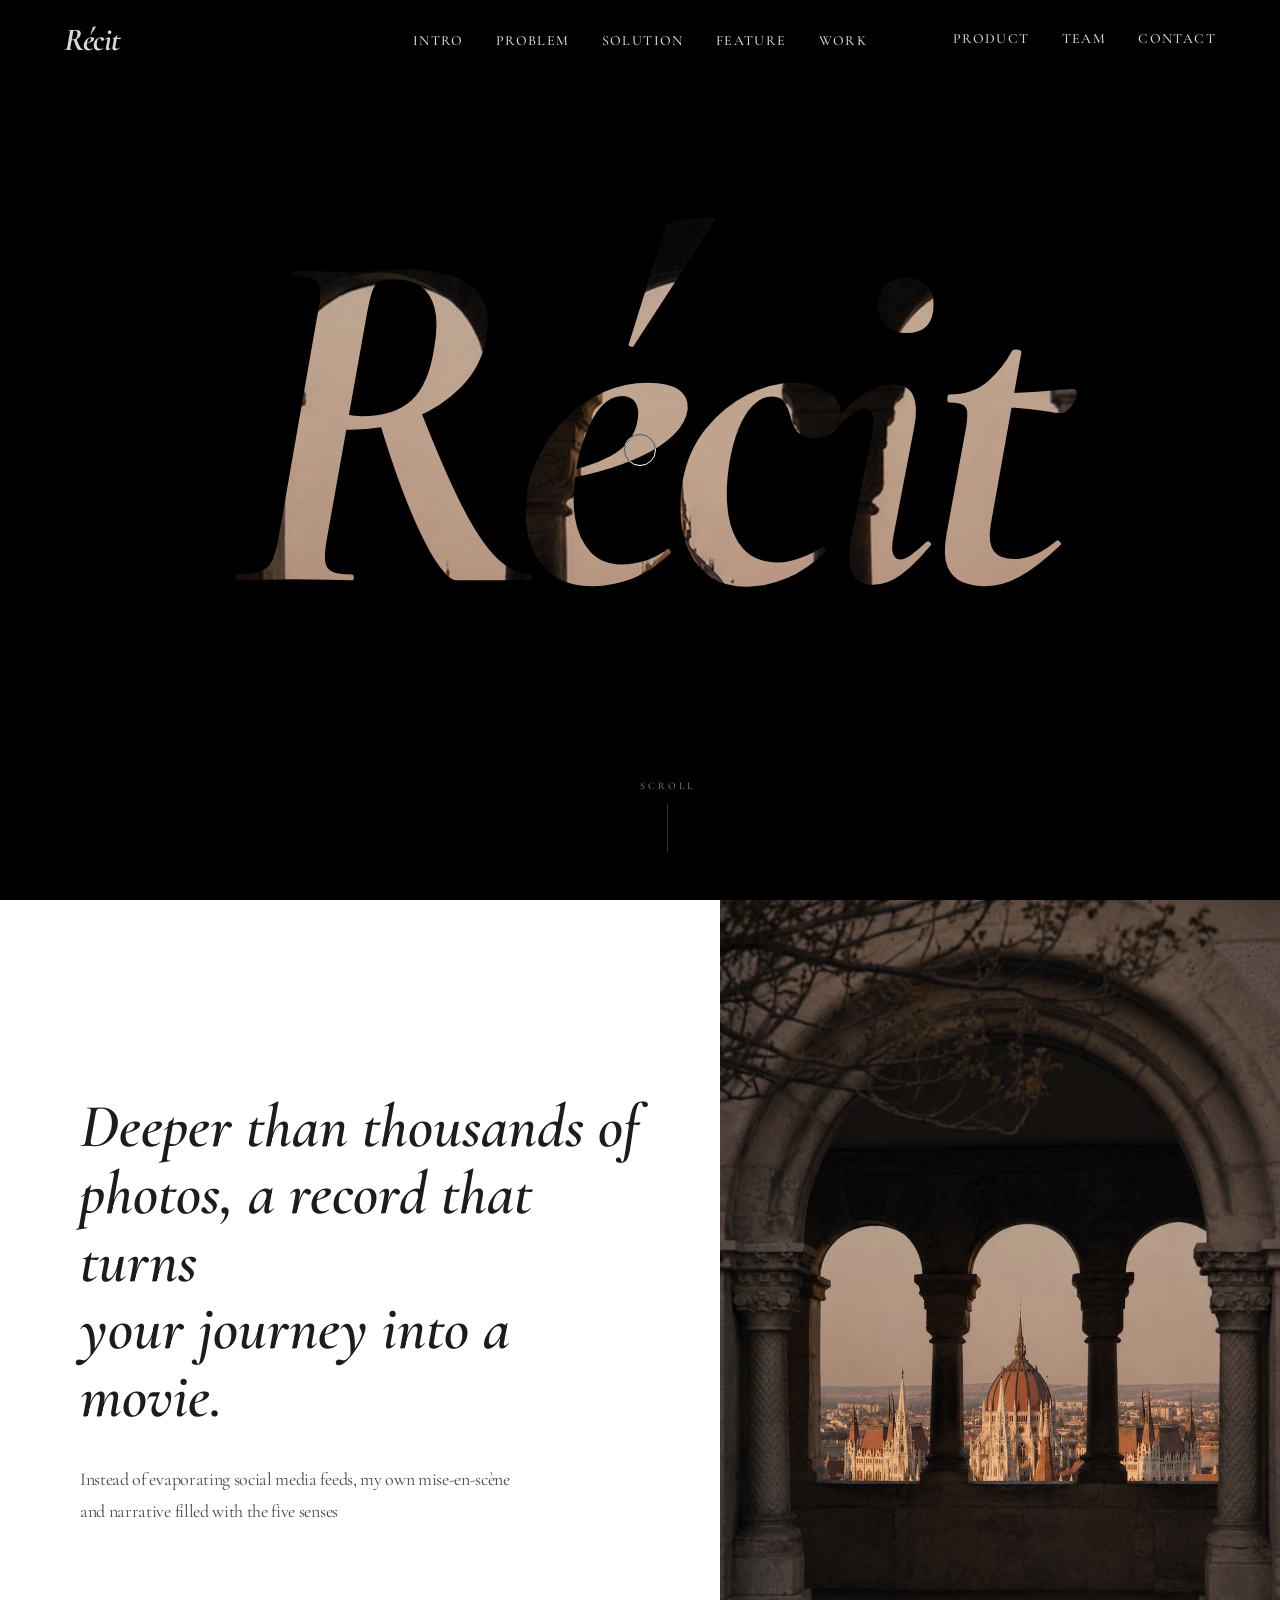
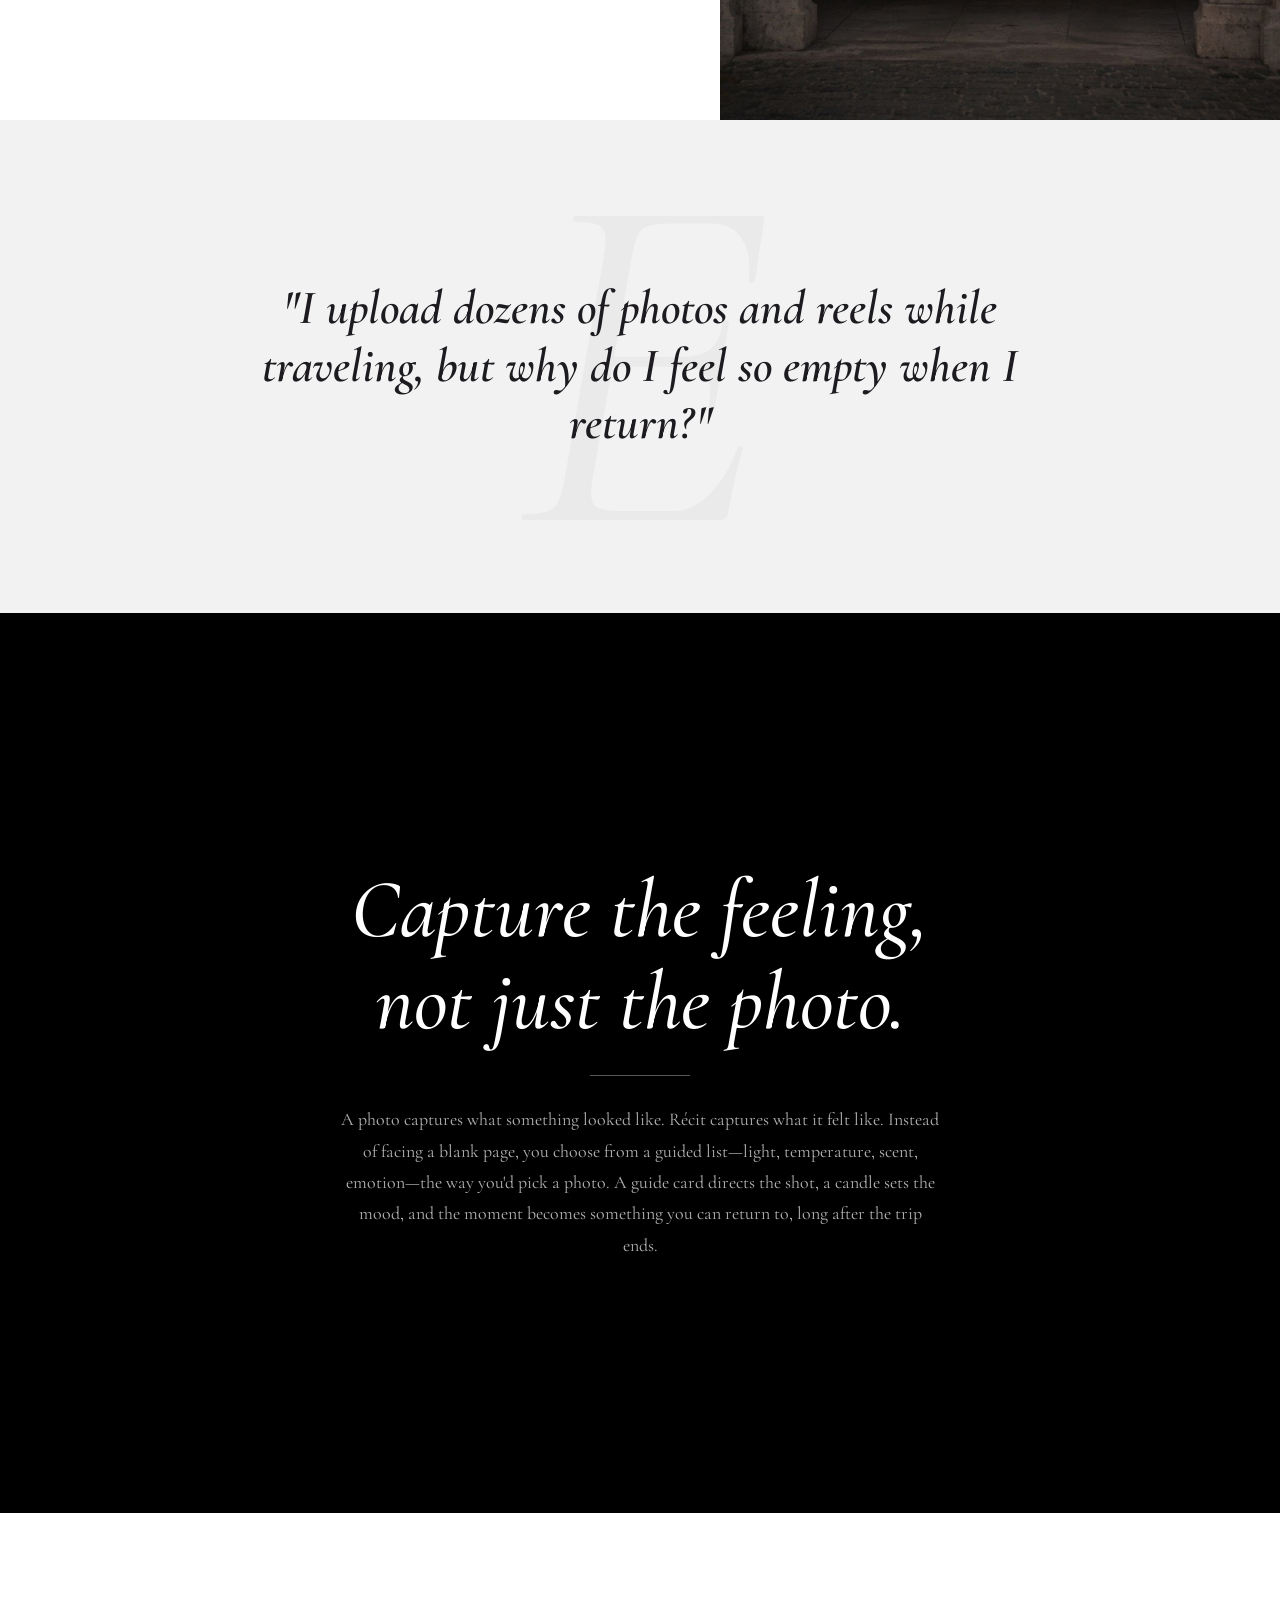
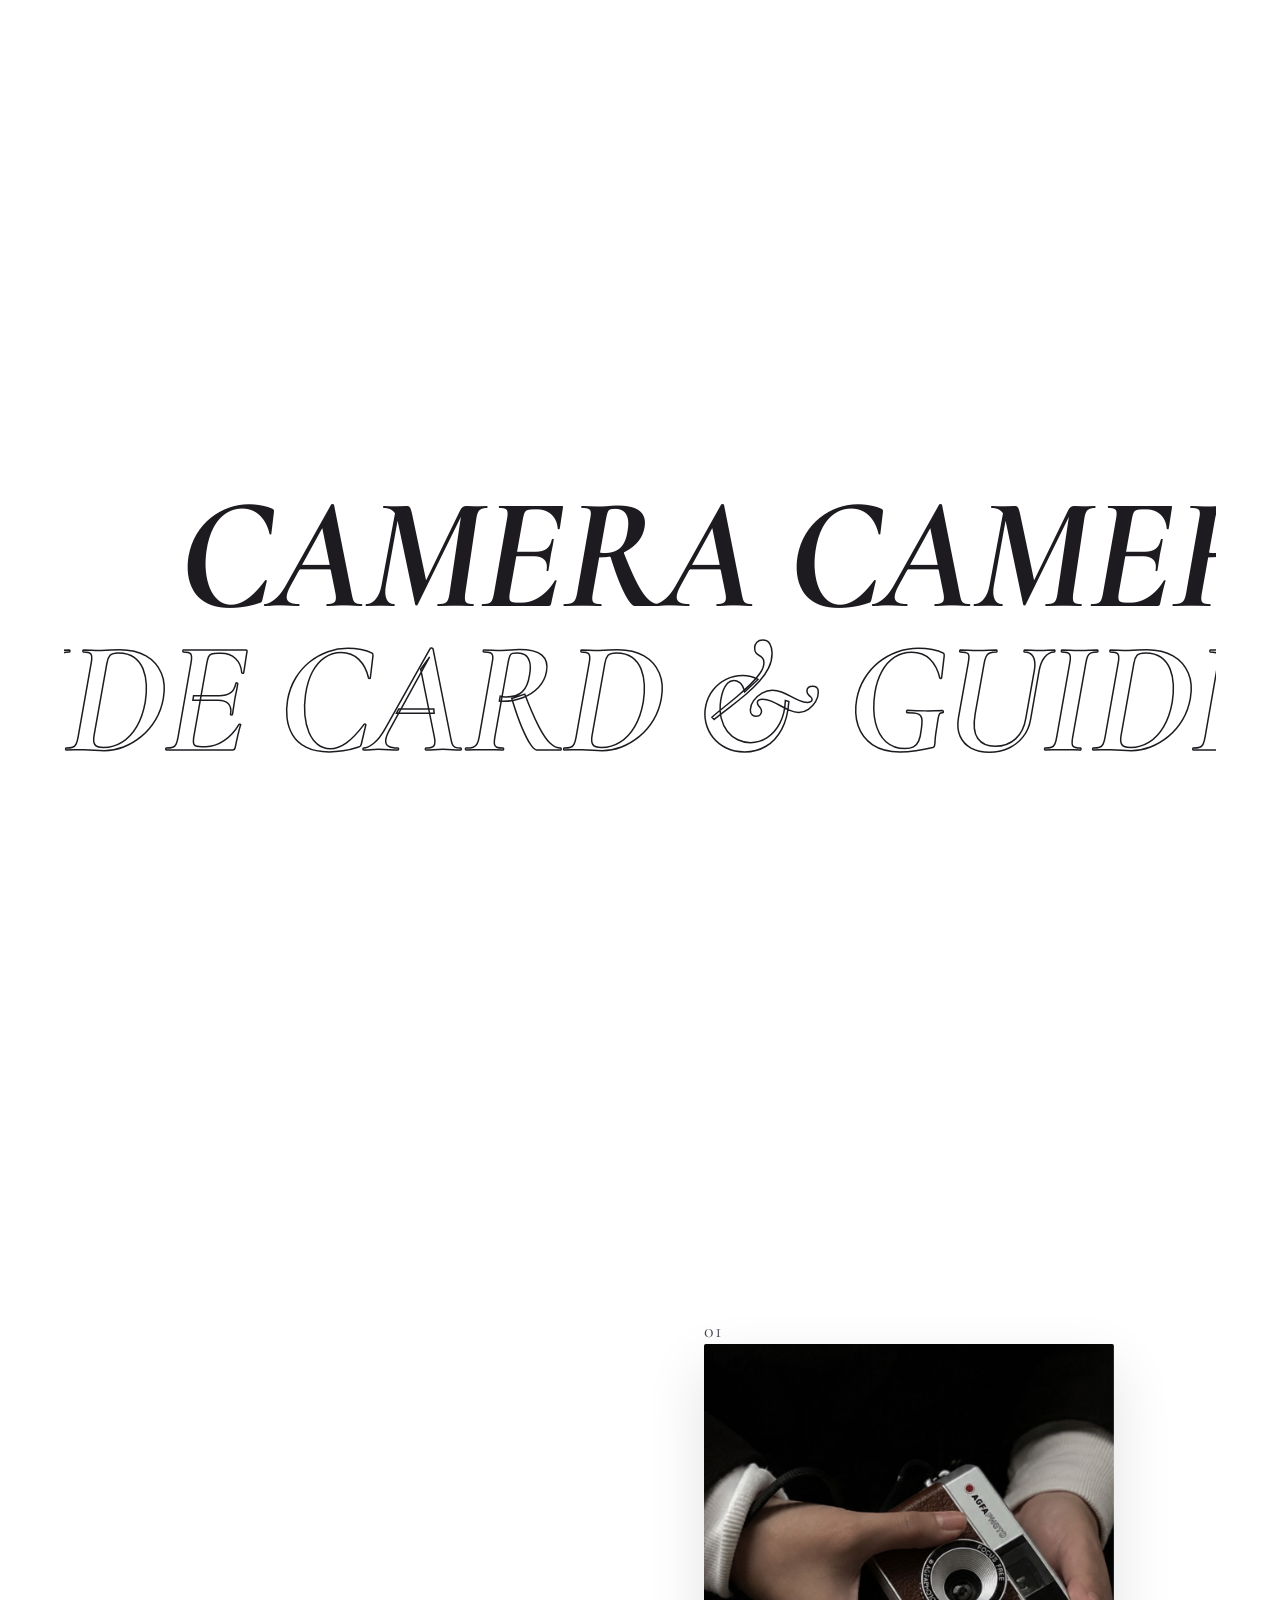
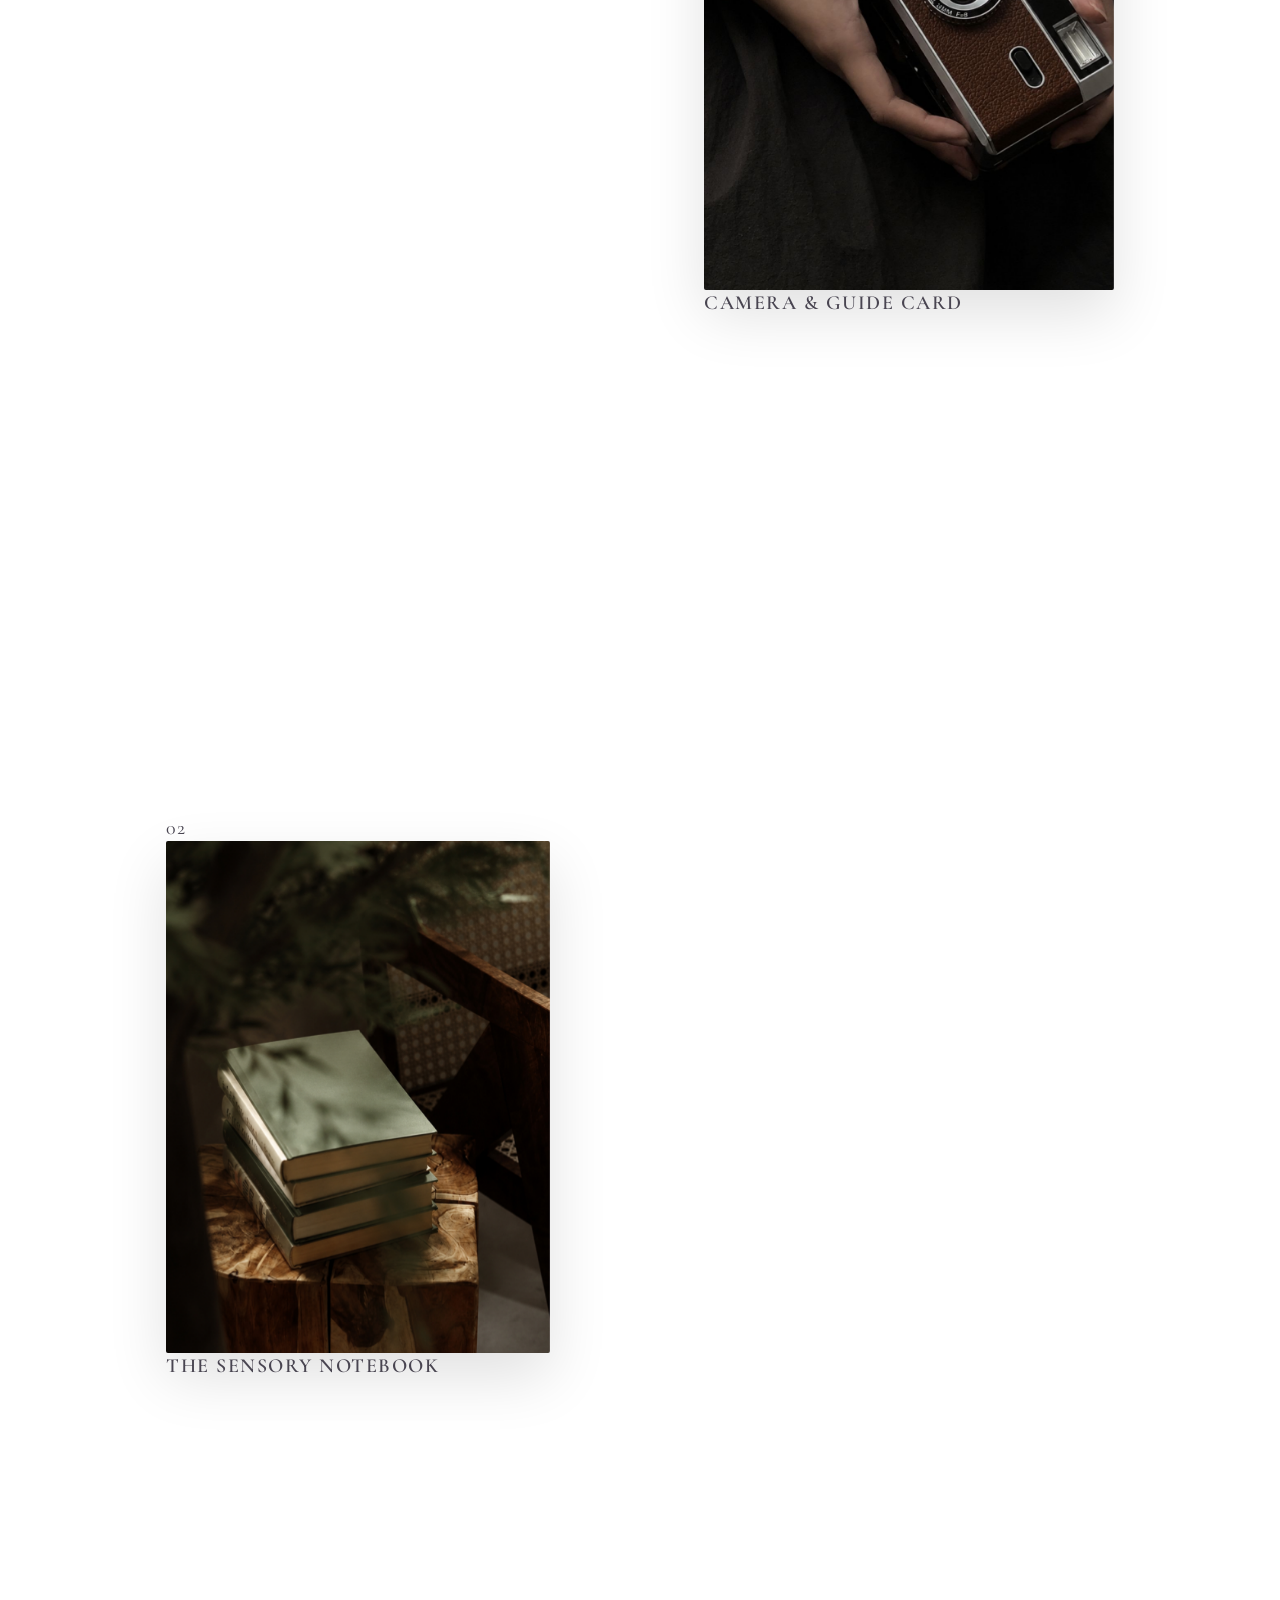
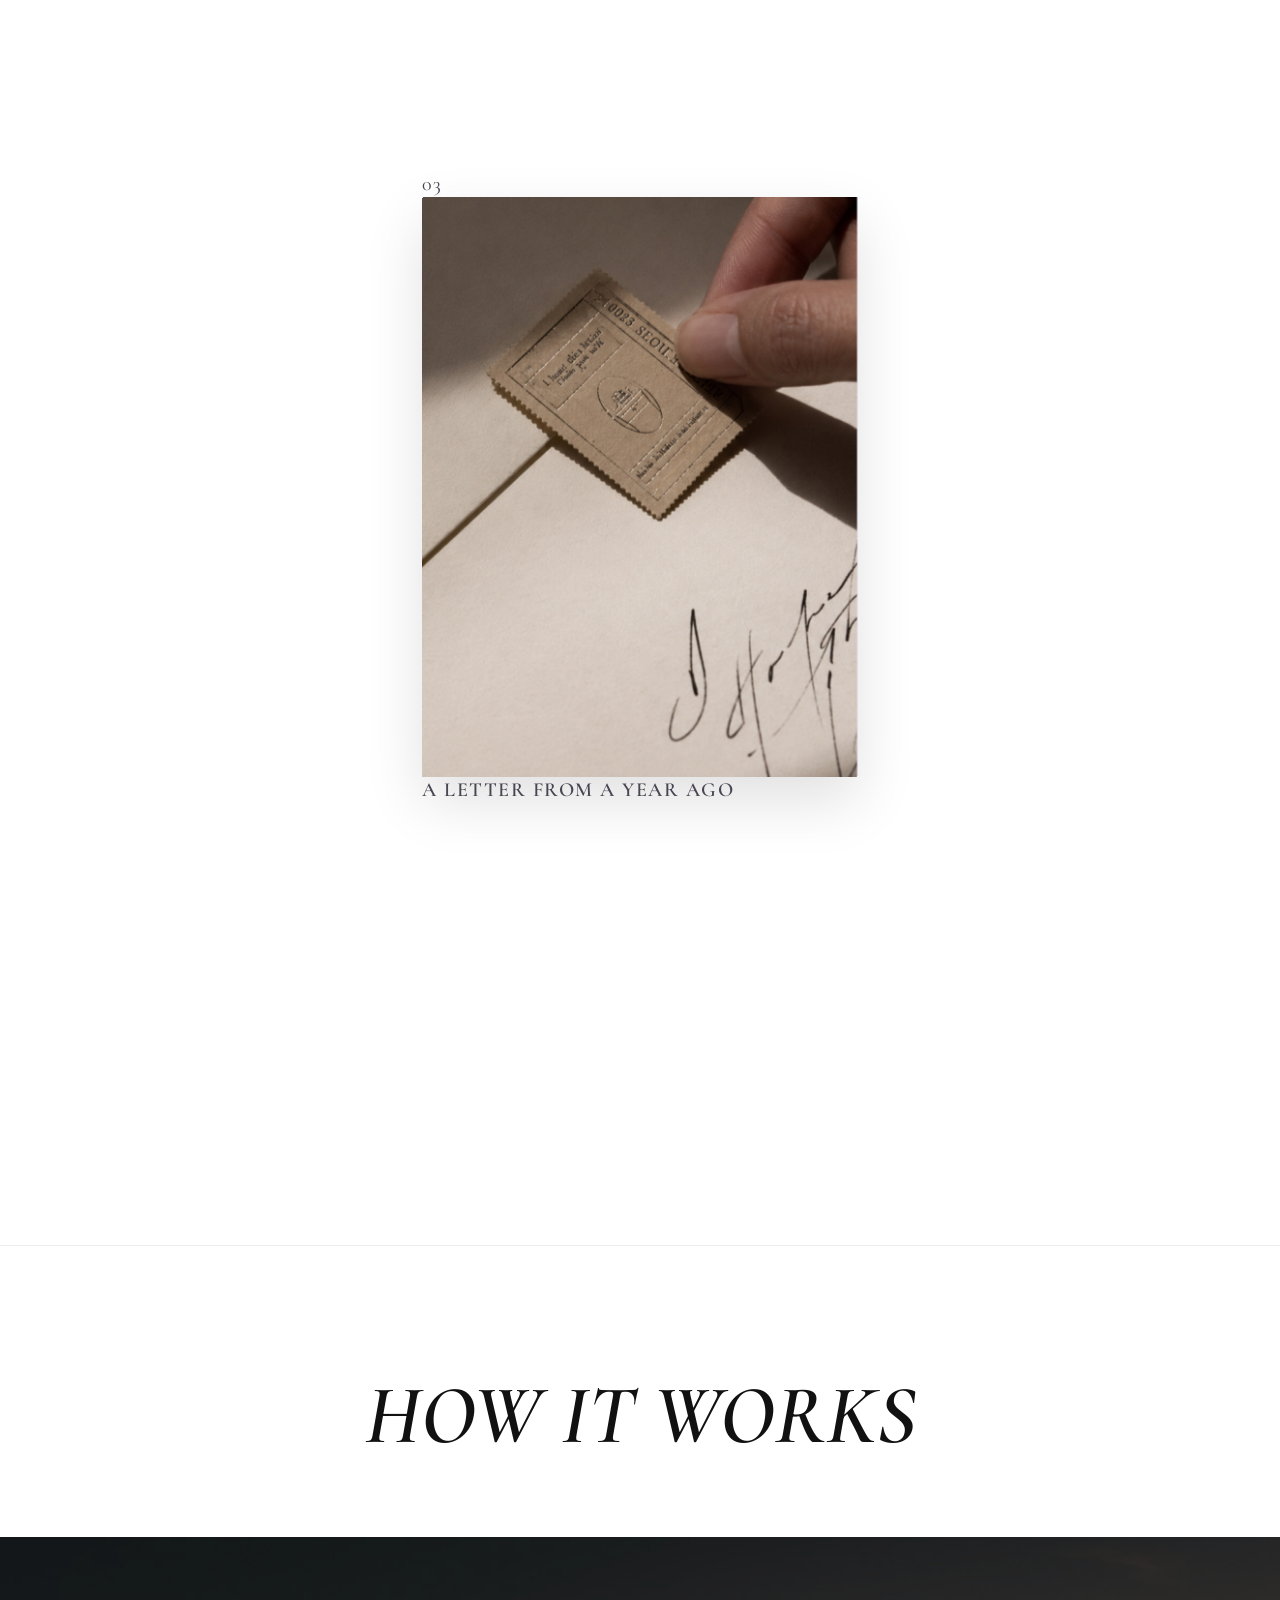
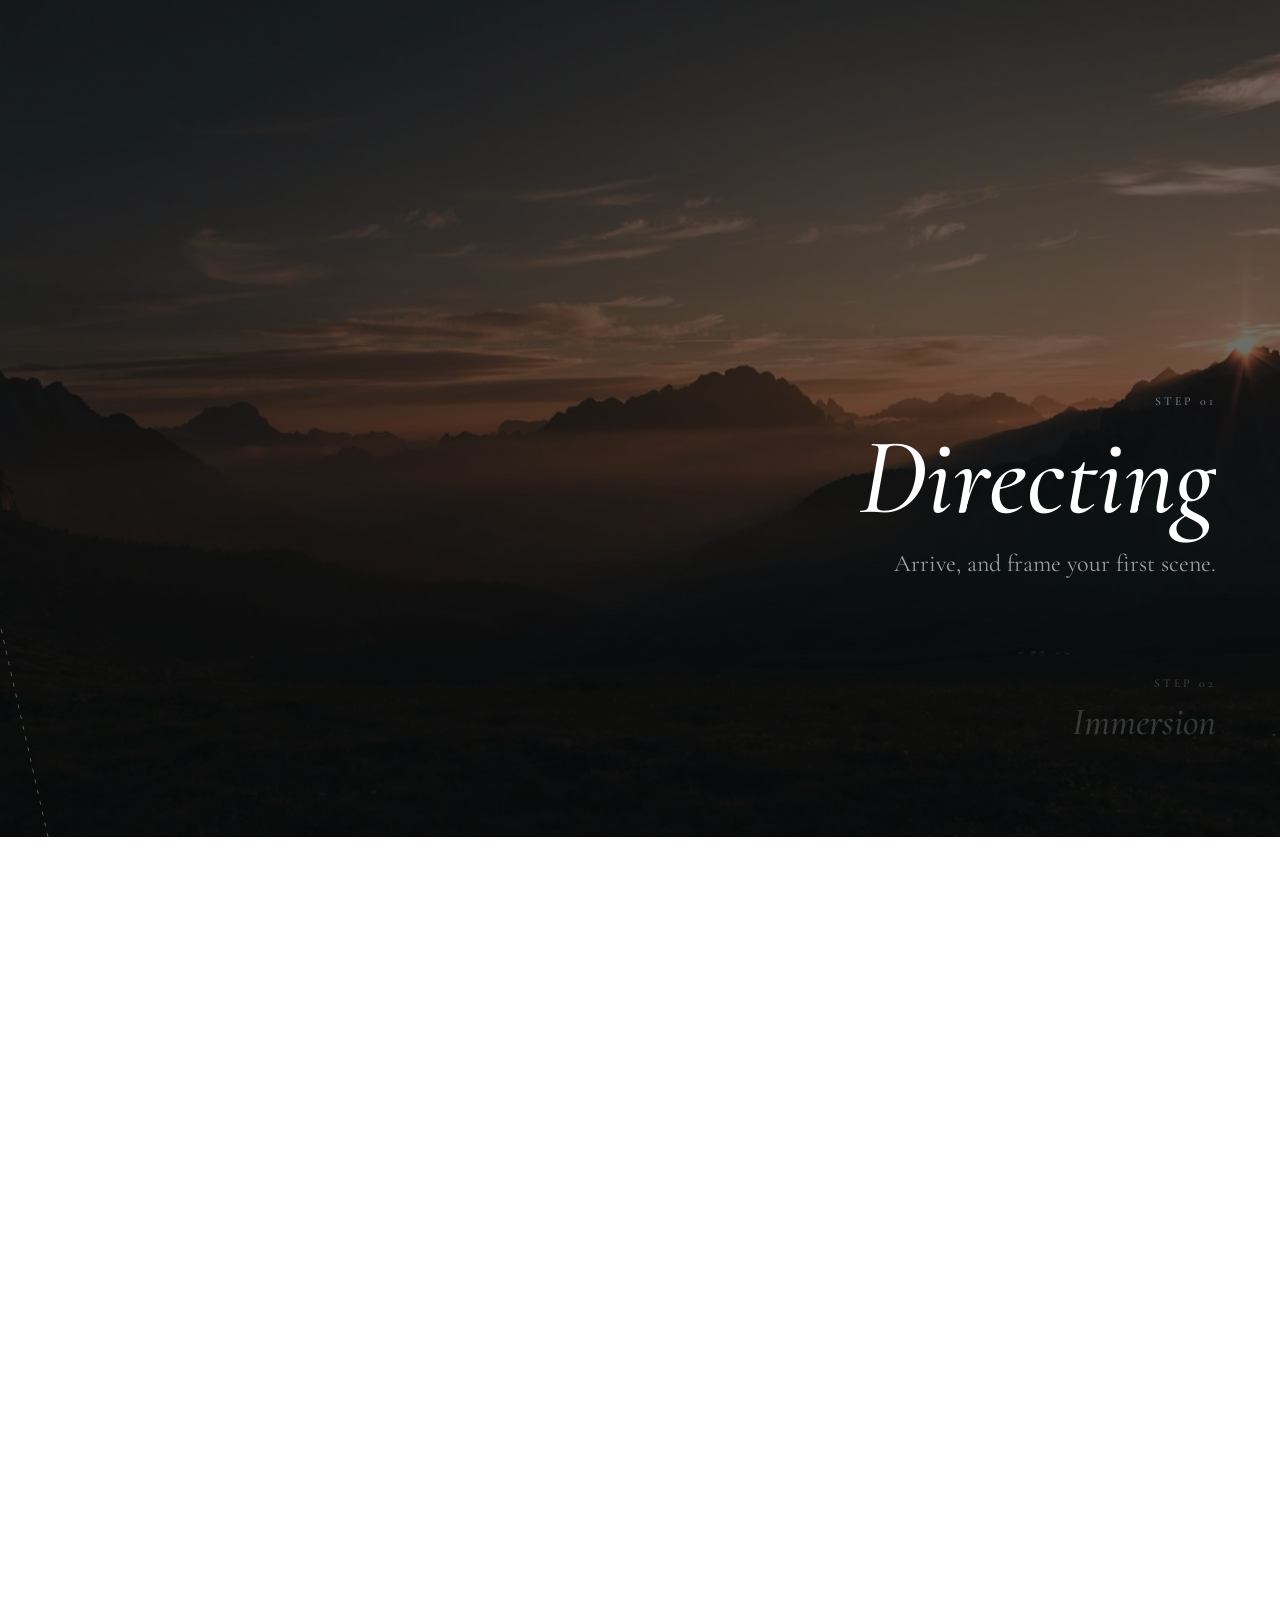
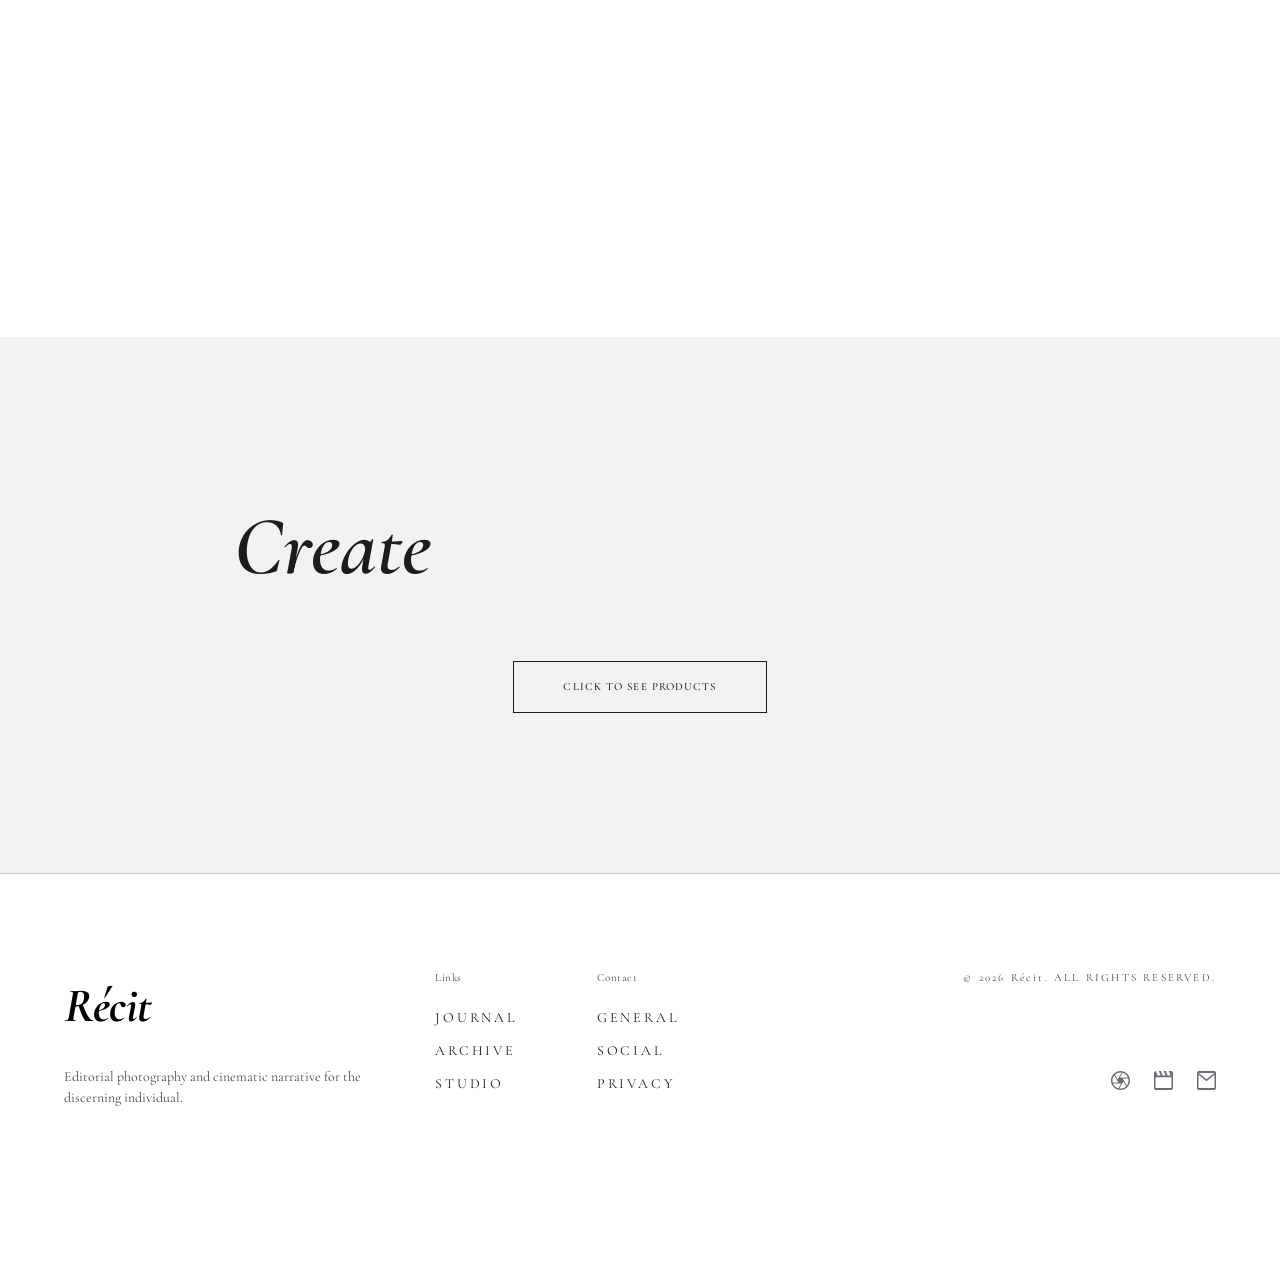
<file: index.html>
<!DOCTYPE html>
<html lang="en">

<head>
  <meta charset="UTF-8">
  <meta name="viewport" content="width=device-width, initial-scale=1.0">
  <title>Récit — Cinematic Narrative & Editorial Photography</title>
  <meta name="description"
    content="Editorial photography and cinematic narrative for the discerning individual. Preserving the intangible essence of time.">

  <!-- Preconnect Google Fonts -->
  <link rel="preconnect" href="https://fonts.googleapis.com">
  <link rel="preconnect" href="https://fonts.gstatic.com" crossorigin>

  <!-- Load Fonts: Cormorant Garamond, Cormorant Infant, Bodoni Moda, Hanken Grotesk -->
  <link
    href="https://fonts.googleapis.com/css2?family=Bodoni+Moda:ital,opsz,wght@0,6..96,400;1,6..96,400;1,6..96,500;1,6..96,600&family=Cormorant+Garamond:ital,wght@0,300;0,400;0,500;0,600;0,700;1,300;1,400;1,500;1,600;1,700&family=Cormorant+Infant:ital,wght@0,400;0,500;0,600;0,700;1,400;1,500;1,600;1,700&family=Hanken+Grotesk:wght@400;500;600;700&display=swap"
    rel="stylesheet">
  <!-- Preload Hero Assets -->
  <link rel="preload" href="assets/cinematic_corridor.jpg" as="image">
  <link rel="preload" href="assets/hero_video.mp4" as="video" type="video/mp4">

  <!-- CSS Stylesheet -->
  <link rel="stylesheet" href="styles.css?v=17">
</head>

<body>

  <!-- Top Navigation Bar -->
  <header class="site-header" id="top-nav">
    <a href="#" class="logo" aria-label="Récit Home">Récit</a>
    <nav aria-label="Main Navigation">
      <ul class="nav-menu">
        <li><a href="#hero" class="nav-link active">Intro</a></li>
        <li><a href="#mission" class="nav-link">Problem</a></li>
        <li><a href="#about" class="nav-link">Solution</a></li>
        <li><a href="#narrative" class="nav-link">Feature</a></li>
        <li><a href="#studio" class="nav-link">Work</a></li>
      </ul>
    </nav>
    <div class="nav-right">
      <a href="product.html" class="nav-contact nav-link">Product</a>
      <a href="team.html" class="nav-contact nav-link">Team</a>
      <a href="contact.html" class="nav-contact nav-link">Contact</a>
    </div>
  </header>

  <!-- Landing Container (Scroll Track for Sticky Interaction) -->
  <div class="landing-container">
    <section class="landing-section" id="landing" aria-label="Récit Main Landing">

      <!-- Background video (plays through canvas text cutout only) -->
      <video class="logo-video" autoplay muted loop playsinline
             poster="assets/cinematic_corridor.jpg">
        <source src="assets/hero_video.mp4" type="video/mp4">
      </video>

      <!-- Canvas mask: solid background with text punched out (destination-out)
           Video shows ONLY through transparent letter shapes             -->
      <canvas class="logo-canvas" aria-hidden="true"></canvas>

      <!-- Accessible click target (visually transparent, z-index above canvas) -->
      <a href="#hero" class="landing-logo" aria-label="Récit — scroll to work"></a>

      <!-- ?꾪솚 ?ㅻ쾭?덉씠: ?ㅽ겕濡??꾨즺 ???곗깋?쇰줈 ?섏씠?쒖씤 -->
      <div class="landing-flash" aria-hidden="true"></div>

      <div class="landing-scroll" aria-hidden="true">
        <span class="landing-scroll-label">Scroll</span>
        <div class="landing-scroll-line"></div>
      </div>

    </section>
  </div>

  <main>

    <!-- Hero Full-Screen Auto-playing Video -->
    <section class="hero-section" id="hero">
      <div class="hero-left">
        <h1 class="hero-title">
          <span>Deeper than thousands of photos, a record that turns</span>
          <span>your journey into a movie.</span>
        </h1>
        <p class="hero-desc">
          Instead of evaporating social media feeds, my own mise-en-scène and narrative filled with the five senses
        </p>
      </div>
      <div class="hero-right">
        <img src="assets/cinematic_corridor.jpg"
          alt="A dark cinematic corridor with red-toned columns receding into dramatic depth" loading="eager" decoding="async">
      </div>
    </section>

    <!-- Mission Quote Section -->
    <section class="quote-section" id="mission">
      <div class="watermark-container">
        <div class="watermark" aria-hidden="true">E</div>
      </div>
      <div class="quote-container">
        <blockquote class="quote-text">
          "I upload dozens of photos and reels while traveling, but why do I feel so empty when I return?"
        </blockquote>
      </div>
    </section>

    <!-- Intro Feature Section -->
    <section class="intro-section" id="about">
      <div class="intro-scroll-track">
        <div class="intro-sticky">

          <!-- Video background -->
          <div class="intro-video-wrap">
            <video class="intro-video" autoplay muted loop playsinline>
              <source src="assets/about_travel.mp4" type="video/mp4">
            </video>
            <div class="intro-overlay"></div>
          </div>

          <!-- Text content -->
          <div class="intro-content">
            <h2 class="intro-heading">
              <span class="intro-line" data-dir="left">Capture the feeling,</span>
              <span class="intro-line" data-dir="right">not just the photo.</span>
            </h2>
            <div class="intro-rule"></div>
            <p class="intro-desc">
              A photo captures what something looked like. Récit captures what it felt like. Instead of facing a blank page, you choose from a guided list—light, temperature, scent, emotion—the way you'd pick a photo. A guide card directs the shot, a candle sets the mood, and the moment becomes something you can return to, long after the trip ends.
            </p>
          </div>

        </div>
      </div>
    </section>

    <!-- Narrative Gallery Section -->
    <section class="gallery-section" id="narrative">
      <!-- Narrative Preview Banner (based on image reference) -->


      <div class="gallery-scroll-container">
        <!-- Sticky Background for Giant Text -->
        <div class="gallery-bg-sticky">
          <div class="gallery-bg-text-wrapper active" data-project="1">
            <div class="bg-row bg-row-1">CAMERA CAMERA CAMERA CAMERA CAMERA</div>
            <div class="bg-row bg-row-2">& GUIDE CARD & GUIDE CARD & GUIDE CARD & GUIDE CARD & GUIDE CARD</div>
          </div>
          <div class="gallery-bg-text-wrapper" data-project="2">
            <div class="bg-row bg-row-1">THE SENSORY THE SENSORY THE SENSORY THE SENSORY THE SENSORY</div>
            <div class="bg-row bg-row-2">NOTEBOOK NOTEBOOK NOTEBOOK NOTEBOOK NOTEBOOK</div>
          </div>
          <div class="gallery-bg-text-wrapper" data-project="3">
            <div class="bg-row bg-row-1">A LETTER FROM A LETTER FROM A LETTER FROM A LETTER FROM A LETTER FROM</div>
            <div class="bg-row bg-row-2">A YEAR AGO A YEAR AGO A YEAR AGO A YEAR AGO A YEAR AGO</div>
          </div>

        </div>

        <!-- Vertical Scroll Content -->
        <div class="gallery-scroll-content">
          <!-- Card 1 -->
          <div class="gallery-project-card card-right" data-project="1">
            <div class="card-inner">
              <span class="card-num">01</span>
              <div class="card-img-wrap">
                <img src="assets/vintage_camera.jpg" alt="Vintage analog film camera" loading="lazy" decoding="async">
              </div>
              <div class="card-footer">
                <span class="card-title">Camera & Guide Card</span>
              </div>
            </div>
          </div>


          <!-- Card 2 -->
          <div class="gallery-project-card card-left" data-project="2">
            <div class="card-inner">
              <span class="card-num">02</span>
              <div class="card-img-wrap">
                <img src="assets/ocean_waves.jpg" alt="Ocean waves at dusk" loading="lazy" decoding="async">
              </div>
              <div class="card-footer">
                <span class="card-title">THE SENSORY NOTEBOOK</span>
              </div>
            </div>
          </div>

          <!-- Card 3 -->
          <div class="gallery-project-card card-center" data-project="3">
            <div class="card-inner">
              <span class="card-num">03</span>
              <div class="card-img-wrap">
                <img src="assets/solitary_tree.jpg" alt="Misty pine forest" loading="lazy" decoding="async">
              </div>
              <div class="card-footer">
                <span class="card-title">A LETTER FROM A YEAR AGO</span>
              </div>
            </div>
          </div>
        </div>
      </div>
    </section>

    <!-- Process Section -->
    <!-- Process Section -->
    <section class="process-section" id="studio">
      <div class="process-header">
        <h2 class="process-title">How It Works</h2>
      </div>

      <!-- Scroll track: 400vh — each step ~100vh, step 3 gets extra dwell -->
      <div class="process-scroll-track">
        <div class="process-spotlight" id="processSpotlight">

          <div class="ps-bg-layer">
            <img src="assets/open_book.jpg"        class="ps-bg-img" data-step="0" alt="" loading="lazy" decoding="async">
            <img src="assets/magnifying_glass.jpg"  class="ps-bg-img" data-step="1" alt="" loading="lazy" decoding="async">
            <img src="assets/luxury_box.jpg"        class="ps-bg-img" data-step="2" alt="" loading="lazy" decoding="async">
          </div>

          <!-- Spotlight reveal layer (cursor circle) -->
          <div class="ps-reveal-layer" id="psRevealLayer">
            <img src="assets/open_book.jpg"        class="ps-reveal-img" data-step="0" alt="" loading="lazy" decoding="async">
            <img src="assets/magnifying_glass.jpg"  class="ps-reveal-img" data-step="1" alt="" loading="lazy" decoding="async">
            <img src="assets/luxury_box.jpg"        class="ps-reveal-img" data-step="2" alt="" loading="lazy" decoding="async">
          </div>

          <!-- Sweep animation line: rotates 360° from centre on each step -->
          <div class="ps-sweep-line" id="psSweepLine" aria-hidden="true"></div>

          <!-- SVG: dashed line from bottom-left to cursor -->
          <svg class="ps-svg" aria-hidden="true">
            <line class="ps-line" id="psLine" x1="48" y1="100%" x2="-200" y2="-200"/>
            <circle class="ps-dot" id="psDot" cx="-200" cy="-200" r="3"/>
          </svg>

          <!-- Right ticker column -->
          <div class="ps-text-col">
            <div class="ps-ticker" id="psTicker">
              <div class="ps-text-item active" data-step="0">
                <span class="ps-step-num">STEP 01</span>
                <h3 class="ps-step-title">Directing</h3>
                <p class="ps-step-desc">Arrive, and frame your first scene.</p>
              </div>
              <div class="ps-text-item" data-step="1">
                <span class="ps-step-num">STEP 02</span>
                <h3 class="ps-step-title">Immersion</h3>
                <p class="ps-step-desc">Sink into the moment with every sense.</p>
              </div>
              <div class="ps-text-item" data-step="2">
                <span class="ps-step-num">STEP 03</span>
                <h3 class="ps-step-title">Sealing</h3>
                <p class="ps-step-desc">Seal it away, and meet it again in a year.</p>
              </div>
            </div>
          </div>

          <!-- Bottom-left step counter -->
          <div class="ps-counter" aria-hidden="true">
            <span class="ps-counter-cur">01</span>
            <span class="ps-counter-sep"> · </span>
            <span class="ps-counter-total">03</span>
          </div>

        </div>
      </div><!-- /.process-scroll-track -->
    </section>

    <!-- CTA Section -->
    <section class="cta-section" id="contact">
      <h2 class="cta-heading">Create your narrative now.</h2>
      <a href="product.html" class="cta-button">Click to see products</a>
    </section>

  </main>

  <!-- Site Footer -->
  <footer class="site-footer">
    <div class="footer-container">

      <!-- Brand column -->
      <div class="footer-brand">
        <a href="#" class="logo logo-large" aria-label="Récit Home">Récit</a>
        <p class="footer-desc">
          Editorial photography and cinematic narrative for the discerning individual.
        </p>
      </div>

      <!-- Links groups -->
      <div class="footer-links-group">
        <div class="footer-links-col">
          <h4 class="footer-col-title">Links</h4>
          <a href="#journal" class="footer-link">Journal</a>
          <a href="#archive" class="footer-link">Archive</a>
          <a href="#studio" class="footer-link">Studio</a>
        </div>
        <div class="footer-links-col">
          <h4 class="footer-col-title">Contact</h4>
          <a href="#general" class="footer-link">General</a>
          <a href="#social" class="footer-link">Social</a>
          <a href="#privacy" class="footer-link">Privacy</a>
        </div>
      </div>

      <!-- Copyright and social links -->
      <div class="footer-right">
        <p class="footer-copyright">
          &copy; 2026 Récit. ALL RIGHTS RESERVED.
        </p>
        <div class="footer-socials">
          <a href="#instagram" aria-label="Instagram">
            <img src="assets/icon_instagram.svg" alt="Instagram logo icon" class="footer-social-icon" loading="lazy" decoding="async">
          </a>
          <a href="#twitter" aria-label="Twitter">
            <img src="assets/icon_twitter.svg" alt="Twitter logo icon" class="footer-social-icon" loading="lazy" decoding="async">
          </a>
          <a href="#facebook" aria-label="Facebook">
            <img src="assets/icon_facebook.svg" alt="Facebook logo icon" class="footer-social-icon" loading="lazy" decoding="async">
          </a>
        </div>
      </div>

    </div>
  </footer>

  <!-- Interactive Logic -->
  <script src="script.js?v=17"></script>

</body>

</html>
</file>
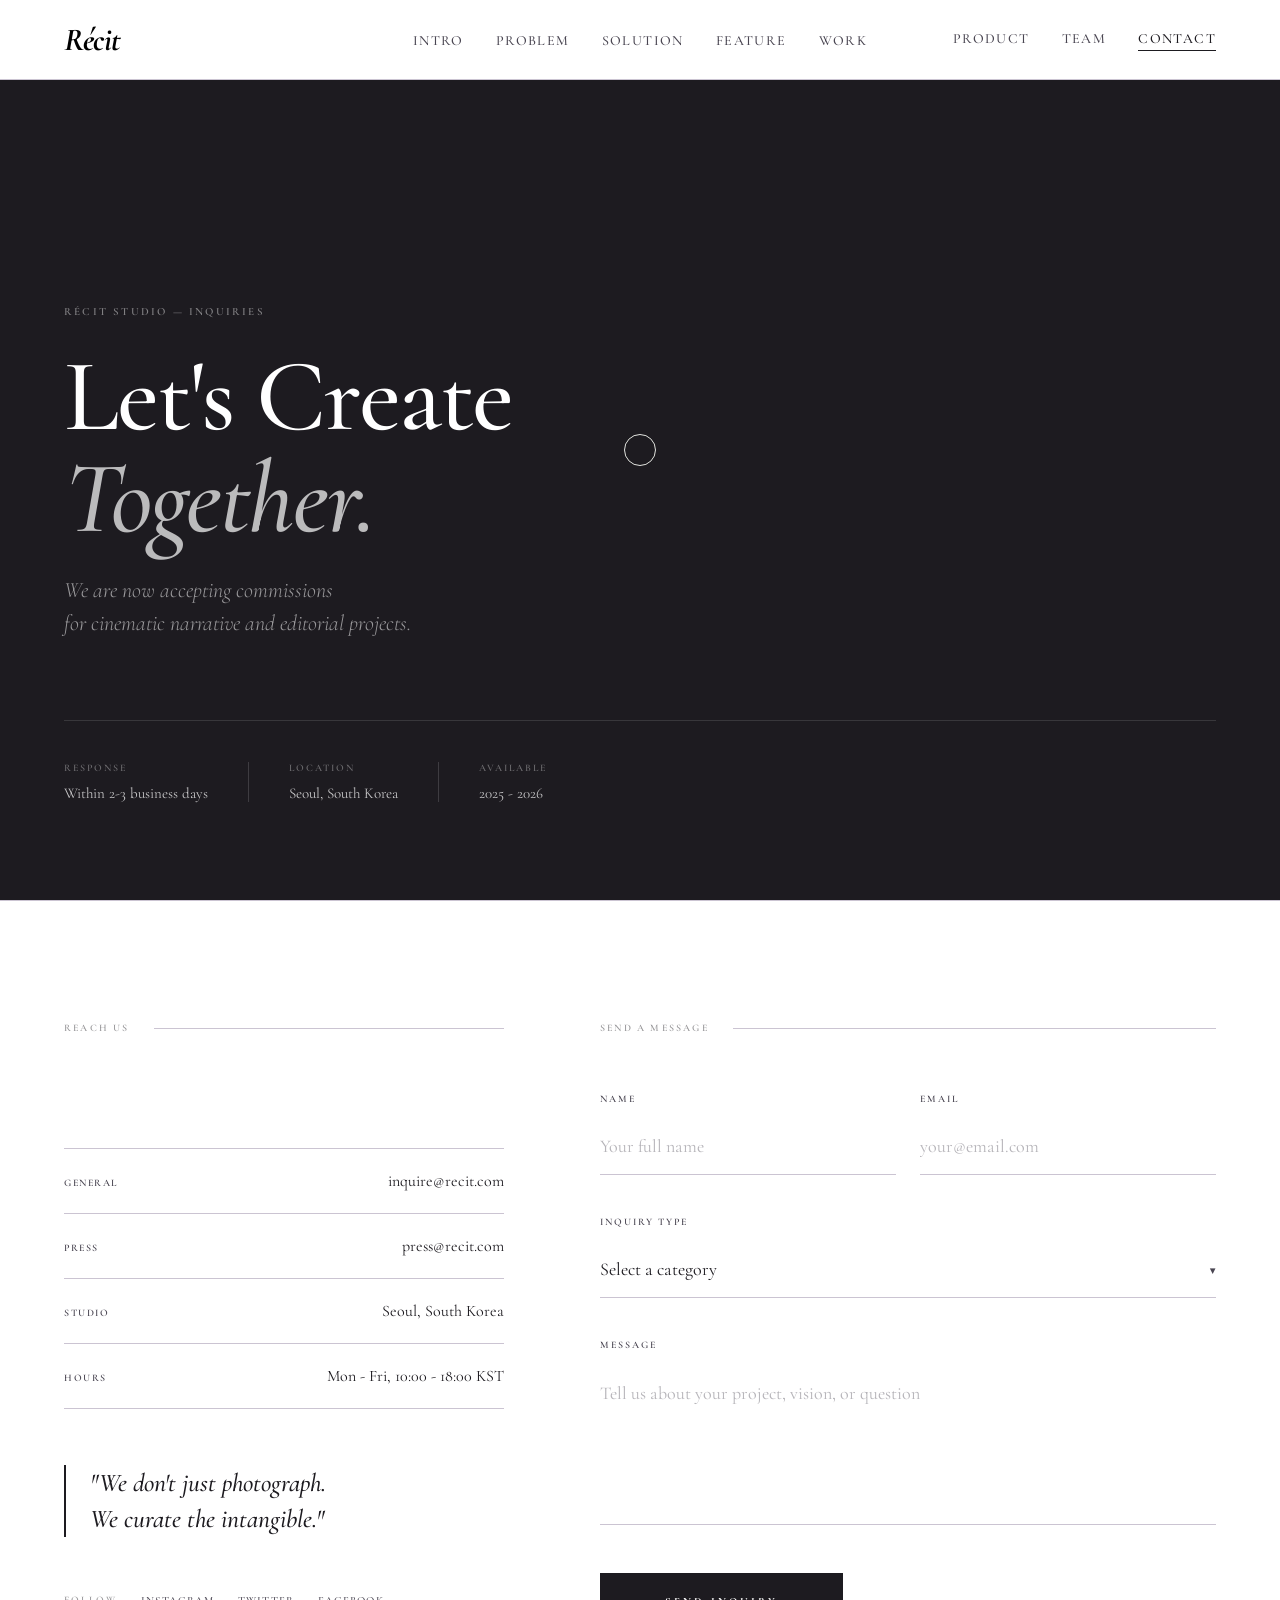
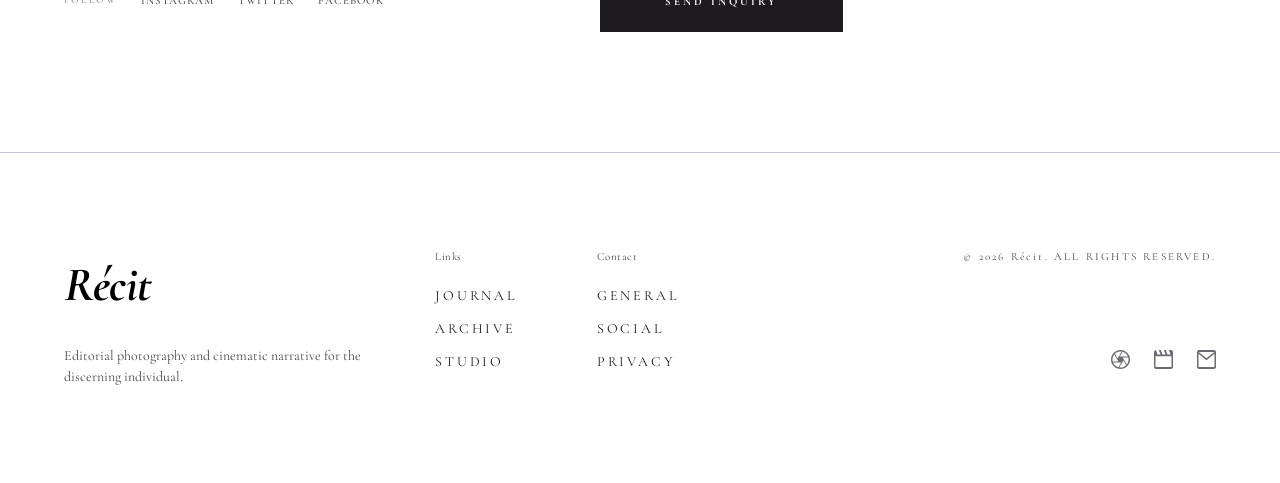
<file: contact.html>
<!DOCTYPE html>
<html lang="en">
<head>
  <meta charset="UTF-8">
  <meta name="viewport" content="width=device-width, initial-scale=1.0">
  <title>Contact — Récit · Cinematic Narrative & Editorial Photography</title>
  <meta name="description" content="Get in touch with Récit Studio. We are accepting commissions for cinematic narrative and editorial photography projects.">

  <link rel="preconnect" href="https://fonts.googleapis.com">
  <link rel="preconnect" href="https://fonts.gstatic.com" crossorigin>
  <link href="https://fonts.googleapis.com/css2?family=Bodoni+Moda:ital,opsz,wght@0,6..96,400;1,6..96,400;1,6..96,500;1,6..96,600&family=Cormorant+Garamond:ital,wght@0,300;0,400;0,500;0,600;1,300;1,400;1,500;1,600&family=Hanken+Grotesk:wght@400;500;600;700&display=swap" rel="stylesheet">

  <link rel="stylesheet" href="styles.css?v=6">
  <link rel="stylesheet" href="contact.css">
</head>
<body>

  <!-- Top Navigation Bar -->
  <header class="site-header" id="top-nav">
    <a href="index.html" class="logo" aria-label="Récit Home">Récit</a>
    <nav aria-label="Main Navigation">
      <ul class="nav-menu">
        <li><a href="index.html#hero" class="nav-link">Intro</a></li>
        <li><a href="index.html#mission" class="nav-link">Problem</a></li>
        <li><a href="index.html#about" class="nav-link">Solution</a></li>
        <li><a href="index.html#narrative" class="nav-link">Feature</a></li>
        <li><a href="index.html#studio" class="nav-link">Work</a></li>
      </ul>
    </nav>
    <div class="nav-right">
      <a href="product.html" class="nav-contact nav-link">Product</a>
      <a href="team.html" class="nav-contact nav-link">Team</a>
      <a href="contact.html" class="nav-contact nav-link active">Contact</a>
    </div>
  </header>

  <main>

    <!-- ??Hero -->
    <section class="ct-hero">
      <div class="ct-hero-inner">
        <div class="ct-hero-text">
          <span class="ct-hero-eyebrow">Récit Studio — Inquiries</span>
          <h1 class="ct-hero-title">Let's Create<br><em>Together.</em></h1>
          <p class="ct-hero-sub">We are now accepting commissions<br>for cinematic narrative and editorial projects.</p>
        </div>
        <div class="ct-hero-meta">
          <div class="ct-hero-meta-item">
            <span class="ct-hero-meta-label">Response</span>
            <span class="ct-hero-meta-val">Within 2-3 business days</span>
          </div>
          <div class="ct-hero-meta-divider" aria-hidden="true"></div>
          <div class="ct-hero-meta-item">
            <span class="ct-hero-meta-label">Location</span>
            <span class="ct-hero-meta-val">Seoul, South Korea</span>
          </div>
          <div class="ct-hero-meta-divider" aria-hidden="true"></div>
          <div class="ct-hero-meta-item">
            <span class="ct-hero-meta-label">Available</span>
            <span class="ct-hero-meta-val">2025 - 2026</span>
          </div>
        </div>
      </div>
    </section>

    <!-- ??Contact Body -->
    <section class="ct-body">
      <div class="ct-body-inner">

        <!-- Left: Info -->
        <div class="ct-info">
          <div class="ct-info-header">
            <span class="ct-section-label">Reach Us</span>
            <div class="ct-rule" aria-hidden="true"></div>
          </div>

          <div class="ct-info-list">
            <div class="ct-info-item">
              <span class="ct-info-key">General</span>
              <a href="mailto:inquire@recit.com" class="ct-info-val ct-info-link">inquire@recit.com</a>
            </div>
            <div class="ct-info-item">
              <span class="ct-info-key">Press</span>
              <a href="mailto:press@recit.com" class="ct-info-val ct-info-link">press@recit.com</a>
            </div>
            <div class="ct-info-item">
              <span class="ct-info-key">Studio</span>
              <span class="ct-info-val">Seoul, South Korea</span>
            </div>
            <div class="ct-info-item">
              <span class="ct-info-key">Hours</span>
              <span class="ct-info-val">Mon - Fri, 10:00 - 18:00 KST</span>
            </div>
          </div>

          <blockquote class="ct-info-quote">
            "We don't just photograph.<br>We curate the intangible."
          </blockquote>

          <div class="ct-info-socials">
            <span class="ct-section-label">Follow</span>
            <div class="ct-socials-links">
              <a href="#instagram" class="ct-social-link">Instagram</a>
              <a href="#twitter" class="ct-social-link">Twitter</a>
              <a href="#facebook" class="ct-social-link">Facebook</a>
            </div>
          </div>
        </div>

        <!-- Right: Form -->
        <div class="ct-form-wrap">
          <div class="ct-info-header">
            <span class="ct-section-label">Send a Message</span>
            <div class="ct-rule" aria-hidden="true"></div>
          </div>

          <form class="ct-form" action="#" method="post" novalidate>
            <div class="ct-fields-row">
              <div class="ct-field">
                <label class="ct-label" for="ct-name">Name</label>
                <input class="ct-input" type="text" id="ct-name" name="name" placeholder="Your full name" required>
              </div>
              <div class="ct-field">
                <label class="ct-label" for="ct-email">Email</label>
                <input class="ct-input" type="email" id="ct-email" name="email" placeholder="your@email.com" required>
              </div>
            </div>

            <div class="ct-field">
              <label class="ct-label" for="ct-type">Inquiry Type</label>
              <div class="ct-select-wrap">
                <select class="ct-input ct-select" id="ct-type" name="type" required>
                  <option value="" disabled selected>Select a category</option>
                  <option value="editorial">Editorial Photography</option>
                  <option value="narrative">Cinematic Narrative</option>
                  <option value="product">Product — Récit Kit</option>
                  <option value="collaboration">Collaboration</option>
                  <option value="press">Press &amp; Media</option>
                  <option value="other">Other</option>
                </select>
                <span class="ct-select-arrow" aria-hidden="true">▼</span>
              </div>
            </div>

            <div class="ct-field">
              <label class="ct-label" for="ct-message">Message</label>
              <textarea class="ct-input ct-textarea" id="ct-message" name="message" placeholder="Tell us about your project, vision, or question" required></textarea>
            </div>

            <button class="ct-submit" type="submit">Send Inquiry</button>
          </form>
        </div>

      </div>
    </section>

  </main>

  <!-- Site Footer -->
  <footer class="site-footer">
    <div class="footer-container">
      <div class="footer-brand">
        <a href="index.html" class="logo logo-large" aria-label="Récit Home">Récit</a>
        <p class="footer-desc">Editorial photography and cinematic narrative for the discerning individual.</p>
      </div>
      <div class="footer-links-group">
        <div class="footer-links-col">
          <h4 class="footer-col-title">Links</h4>
          <a href="#journal" class="footer-link">Journal</a>
          <a href="#archive" class="footer-link">Archive</a>
          <a href="index.html#studio" class="footer-link">Studio</a>
        </div>
        <div class="footer-links-col">
          <h4 class="footer-col-title">Contact</h4>
          <a href="#general" class="footer-link">General</a>
          <a href="#social" class="footer-link">Social</a>
          <a href="#privacy" class="footer-link">Privacy</a>
        </div>
      </div>
      <div class="footer-right">
        <p class="footer-copyright">&copy; 2026 Récit. ALL RIGHTS RESERVED.</p>
        <div class="footer-socials">
          <a href="#instagram" aria-label="Instagram">
            <img src="assets/icon_instagram.svg" alt="Instagram" class="footer-social-icon" loading="lazy" decoding="async">
          </a>
          <a href="#twitter" aria-label="Twitter">
            <img src="assets/icon_twitter.svg" alt="Twitter" class="footer-social-icon" loading="lazy" decoding="async">
          </a>
          <a href="#facebook" aria-label="Facebook">
            <img src="assets/icon_facebook.svg" alt="Facebook" class="footer-social-icon" loading="lazy" decoding="async">
          </a>
        </div>
      </div>
    </div>
  </footer>

  <!-- Success Popup -->
  <div class="ct-popup-overlay" id="success-popup" aria-hidden="true">
    <div class="ct-popup">
      <h3 class="ct-popup-title">Inquiry Sent</h3>
      <p class="ct-popup-desc">Thank you for reaching out.<br>We will get back to you shortly.</p>
      <button class="ct-popup-close" id="success-close">Close</button>
    </div>
  </div>

  <script src="script.js?v=6"></script>
  <script src="contact.js"></script>
</body>
</html>
</file>
<file: styles.css>
/* Animatable custom property for conic-sweep reveal */
@property --ps-sweep {
  syntax: '<angle>';
  inherits: false;
  initial-value: 0deg;
}

@keyframes ps-sweep-in {
  from { --ps-sweep: 0deg; }
  to   { --ps-sweep: 360deg; }
}

@keyframes ps-line-sweep {
  0%   { opacity: 0.5; transform: translateY(-50%) rotate(-90deg); }
  88%  { opacity: 0.5; }
  100% { opacity: 0;   transform: translateY(-50%) rotate(270deg); }
}

@layer reset, base, theme, layout, components, utilities;

@layer reset {
  *, *::before, *::after {
    box-sizing: border-box;
    margin: 0;
    padding: 0;
  }

  html {
    scroll-behavior: smooth;
    -webkit-text-size-adjust: 100%;
    scroll-padding-top: 80px; /* Offset for sticky navbar */
  }

  body {
    min-height: 100vh;
    text-rendering: optimizeSpeed;
    line-height: 1.5;
  }

  img, picture, video, canvas, svg {
    display: block;
    max-width: 100%;
    height: auto;
  }

  button, input, select, textarea {
    font: inherit;
  }

  a {
    color: inherit;
    text-decoration: none;
  }
}

@layer base {
  body {
    background-color: var(--color-bg-primary);
    color: var(--color-text-primary);
    font-family: var(--font-body);
    overflow-x: hidden;
  }

  /* Selection style */
  ::selection {
    background-color: var(--color-text-primary);
    color: var(--color-bg-primary);
  }

  /* Custom scrollbar */
  ::-webkit-scrollbar {
    width: 8px;
  }
  ::-webkit-scrollbar-track {
    background: var(--color-bg-primary);
  }
  ::-webkit-scrollbar-thumb {
    background: var(--color-border);
    border-radius: 4px;
  }
  ::-webkit-scrollbar-thumb:hover {
    background: var(--color-text-secondary);
  }
}

@layer theme {
  :root {
    /* Color Palette */
    --color-bg-primary: #ffffff;
    --color-bg-secondary: #f2f2f2;
    --color-bg-subtle: #f2ecf4;
    --color-bg-overlay: #e6e0e9;
    --color-text-primary: #1d1b20;
    --color-text-secondary: #494551;
    --color-border: #cbc4d2;

    /* Fonts */
    --font-heading: 'Cormorant Garamond', serif;
    --font-body: 'Cormorant Garamond', serif;
    --font-sans: 'Cormorant Garamond', serif;
    --font-watermark: 'Cormorant Garamond', serif;

    /* Transitions */
    --transition-smooth: 0.4s cubic-bezier(0.25, 1, 0.5, 1);
    --transition-quick: 0.2s ease;
  }
}

/* Custom Cursor */
body.has-custom-cursor,
body.has-custom-cursor * {
  cursor: none !important;
}

.custom-cursor {
  position: fixed;
  top: 0;
  left: 0;
  pointer-events: none;
  z-index: 10000;
  mix-blend-mode: difference;
}

.custom-cursor-inner {
  position: absolute;
  top: -16px;
  left: -16px;
  width: 32px;
  height: 32px;
  border: 1.5px solid #fff;
  border-radius: 50%;
  transition: transform 0.3s cubic-bezier(0.25, 1, 0.5, 1), background-color 0.3s ease;
}

.custom-cursor.hover .custom-cursor-inner {
  transform: scale(1.5);
  background-color: #fff;
}

@layer layout {
  /* Site Header */
  .site-header {
    position: sticky;
    top: 0;
    z-index: 100;
    background: var(--color-bg-primary);
    border-bottom: 1px solid var(--color-border);
    height: 80px;
    display: grid;
    grid-template-columns: 1fr auto 1fr;
    align-items: center;
    padding: 0 64px;
    transition: background-color 0.5s cubic-bezier(0.4,0,0.2,1),
                border-color     0.5s cubic-bezier(0.4,0,0.2,1),
                color             0.5s cubic-bezier(0.4,0,0.2,1);
  }

  .site-header.nav--on-dark {
    background: transparent;
    border-bottom-color: transparent;
  }
  .site-header.nav--on-dark .logo,
  .site-header.nav--on-dark .nav-link,
  .site-header.nav--on-dark .nav-contact {
    color: rgba(255,255,255,0.85);
  }
  .site-header.nav--on-dark .nav-link:hover,
  .site-header.nav--on-dark .nav-link.active,
  .site-header.nav--on-dark .nav-contact:hover {
    color: #ffffff;
  }

  .site-header nav {
    justify-self: center;
  }

  .nav-right {
    display: flex;
    gap: 32px;
    align-items: center;
    justify-self: flex-end;
  }

  /* Landing Section & Container */
  .landing-container {
    height: calc(100vh + 80px);
    position: relative;
    margin-top: -80px;
    background: #000;
    scroll-snap-align: start;
  }

  .landing-section {
    position: sticky;
    top: 0;
    height: 100vh;
    background: #000;
    overflow: hidden;
    /* contain: ???뱀뀡 諛붽묑?쇰줈 ?덉씠?꾩썐/?섏씤???꾪뙆 李⑤떒 */
    contain: layout style paint;
  }

  /* 諛곌꼍 ?곸긽 ??罹붾쾭???띿뒪??援щ찉 ?ㅼ뿉?쒕쭔 蹂댁엫 */
  .logo-video {
    position: absolute;
    inset: 0;
    width: 100%;
    height: 100%;
    object-fit: cover;
    object-position: center center;
    z-index: 1;
    /* GPU ?덉씠??遺꾨━濡??붿퐫??遺??寃⑸━ */
    will-change: transform;
  }

  /* ?? Canvas 留덉뒪????????????????????????????????????
     쨌 ?꾩껜瑜?寃?뺤쑝濡?梨꾩슫 ??destination-out?쇰줈
       ?고듃 紐⑥뼇留??щ챸?섍쾶 ?レ뼱??
     쨌 ?щ챸 ?곸뿭 ?꾨옒 鍮꾨뵒?ㅺ? 鍮꾩퀜 ?띿뒪???덉뿉?쒕쭔 ?곸긽??蹂댁엫
     쨌 mix-blend-mode ?놁쓬 ??GPU 而댄룷吏???ㅻ쾭?ㅻ뱶 ?쒕줈
     ????????????????????????????????????????????????? */
  .logo-canvas {
    position: absolute;
    inset: 0;
    width: 100%;
    height: 100%;
    z-index: 2;
    display: block;
  }

  /* Hero Section */
  .hero-section {
    display: flex;
    height: calc(100vh - 80px); /* Fit exactly in viewport below navbar */
    position: relative;
    background: var(--color-bg-primary);
    overflow: hidden;
    scroll-snap-align: start;
  }

  .hero-left {
    flex: 1;
    padding: 64px 80px; /* Balanced padding to prevent overflow */
    display: flex;
    flex-direction: column;
    justify-content: center; /* Center content vertically */
    gap: 32px;
  }

  .hero-right {
    flex: 1;
    height: 100%;
    position: relative;
    overflow: hidden;
    background-color: #000;
  }

  .hero-right img {
    width: 100%;
    height: 100%;
    object-fit: cover;
    opacity: 0.95;
    transition: transform var(--transition-smooth);
  }

  /* Mission Quote Section */
  .quote-section {
    position: relative;
    background: var(--color-bg-secondary);
    padding: 160px 0;
    display: flex;
    align-items: center;
    justify-content: center;
    overflow: hidden;
  }

  /* Intro Feature Section */
  .intro-section {
    padding: 0;
  }

  .intro-scroll-track {
    height: 300vh;
    position: relative;
  }

  .intro-sticky {
    position: sticky;
    top: 0;
    height: 100vh;
    overflow: hidden;
    background: #000;
  }

  /* Video layer */
  .intro-video-wrap {
    position: absolute;
    inset: 0;
    z-index: 1;
  }

  .intro-video {
    width: 100%;
    height: 100%;
    object-fit: cover;
    transform-origin: center center;
    will-change: transform;
    filter: saturate(0.25) brightness(0.85) contrast(1.05);
  }

  .intro-overlay {
    position: absolute;
    inset: 0;
    background: rgba(0, 0, 0, 0.72);
    will-change: opacity;
  }

  /* Text layer */
  .intro-content {
    position: absolute;
    inset: 0;
    z-index: 3;
    display: flex;
    flex-direction: column;
    align-items: center;
    justify-content: center;
    text-align: center;
    padding: 0 64px;
    color: #fff;
    gap: 28px;
  }

  .intro-heading {
    font-family: var(--font-heading);
    font-size: clamp(48px, 6.5vw, 100px);
    font-weight: 500;
    font-style: italic;
    line-height: 1.1;
  }

  /* Lines slide in from opposite sides */
  .intro-line {
    display: block;
    opacity: 0;
    will-change: transform, opacity;
    transition: transform 1.1s cubic-bezier(0.16, 1, 0.3, 1),
                opacity  0.9s ease;
  }
  .intro-line[data-dir="left"]  { transform: translateX(-140px); }
  .intro-line[data-dir="right"] {
    transform: translateX(140px);
    transition-delay: 0.18s;
  }
  .intro-line.visible {
    opacity: 1;
    transform: translateX(0);
  }

  /* Horizontal rule */
  .intro-rule {
    width: 0;
    height: 1px;
    background: rgba(255, 255, 255, 0.35);
    transition: width 1s cubic-bezier(0.25, 1, 0.5, 1) 0.3s;
  }
  .intro-rule.visible { width: 100px; }

  /* Description */
  .intro-desc {
    max-width: 600px;
    font-family: var(--font-body);
    font-size: clamp(15px, 1.4vw, 18px);
    line-height: 1.75;
    color: rgba(255, 255, 255, 0.7);
    opacity: 0;
    transition: opacity 1s ease 0.9s;
  }
  .intro-desc.visible {
    opacity: 1;
  }

  /* Narrative Gallery Section */
  .gallery-section {
    display: flex;
    flex-direction: column;
    gap: 64px;
    padding: 64px 64px 128px;
    background: var(--color-bg-primary);
  }

  .gallery-grid {
    width: 100%;
  }

  /* ?? Gallery: dfyint-style Sticky Typography & Scrolling Cards ????????? */
  .gallery-scroll-container {
    position: relative;
    width: 100%;
    background: var(--color-bg-primary);
  }

  /* Sticky Background Wrapper */
  .gallery-bg-sticky {
    position: sticky;
    top: 0;
    height: 100vh;
    width: 100%;
    overflow: hidden;
    background: var(--color-bg-primary);
    display: flex;
    align-items: center;
    justify-content: center;
    z-index: 1;
  }

  /* Project Background Typography Wrapper (Overlaying each other) */
  .gallery-bg-text-wrapper {
    position: absolute;
    inset: 0;
    display: flex;
    flex-direction: column;
    justify-content: center;
    opacity: 0;
    visibility: hidden;
    transition: opacity 0.8s cubic-bezier(0.25, 1, 0.5, 1), visibility 0.8s;
    pointer-events: none;
    z-index: 1;
    padding: 0 4vw;
  }

  .gallery-bg-text-wrapper.active {
    opacity: 1;
    visibility: visible;
  }

  /* Giant text rows */
  .bg-row {
    font-family: var(--font-heading);
    font-size: clamp(65px, 12.5vw, 190px);
    font-weight: 800;
    font-style: italic;
    text-transform: uppercase;
    white-space: nowrap;
    line-height: 0.9;
    letter-spacing: -0.02em;
    will-change: transform;
    display: flex;
  }

  .bg-row-1 {
    color: var(--color-text-primary);
    justify-content: flex-start;
  }

  .bg-row-2 {
    color: transparent;
    -webkit-text-stroke: 1.5px var(--color-text-primary);
    justify-content: flex-start;
  }

  /* Sticky top-left label */
  .gallery-recent-label {
    position: absolute;
    top: 64px;
    left: 64px;
    font-family: var(--font-sans);
    font-size: 10px;
    font-weight: 600;
    letter-spacing: 3px;
    text-transform: uppercase;
    color: var(--color-text-secondary);
    z-index: 2;
  }

  /* Scrolling Content (overlaying sticky background) */
  .gallery-scroll-content {
    position: relative;
    z-index: 2;
    width: 100%;
    margin-top: -100vh; /* pull content up over sticky bg */
  }

  /* Vertical Timeline Project Cards */
  .gallery-project-card {
    height: 120vh;
    display: flex;
    align-items: center;
    box-sizing: border-box;
    padding: 0 8vw;
    position: relative;
  }

  .gallery-project-card:first-child {
    margin-top: 100vh;
  }

  .gallery-project-card:last-child {
    padding-bottom: 20vh;
  }

  /* Card offsets */
  .gallery-project-card.card-right {
    justify-content: flex-end;
  }

  .gallery-project-card.card-left {
    justify-content: flex-start;
  }

  .gallery-project-card.card-center {
    justify-content: center;
  }

  /* Card block dimensions */
  .card-inner {
    position: relative;
    display: flex;
    flex-direction: column;
    pointer-events: auto;
  }

  .card-right .card-inner {
    width: clamp(280px, 32vw, 480px);
    aspect-ratio: 3 / 4;
  }

  .card-left .card-inner {
    width: clamp(280px, 30vw, 450px);
    aspect-ratio: 3 / 4;
  }

  .card-center .card-inner {
    width: clamp(280px, 34vw, 520px);
    aspect-ratio: 3 / 4;
  }

  /* Card Elements */
  .card-num {
    position: absolute;
    top: -28px;
    left: 0;
    font-family: var(--font-sans);
    font-size: 20px;
    letter-spacing: 0.05em;
    color: var(--color-text-secondary);
  }

  .card-img-wrap {
    width: 100%;
    height: 100%;
    overflow: hidden;
    background: var(--color-bg-overlay);
    box-shadow: 0 24px 60px rgba(0,0,0,0.12);
    border-radius: 2px;
    position: relative;
  }

  .card-img-wrap img {
    width: 100%;
    height: 120%; /* extra height for scroll parallax inside */
    object-fit: cover;
    display: block;
    position: absolute;
    top: -10%;
    left: 0;
    will-change: transform;
    transition: transform 0.15s cubic-bezier(0.1, 0.9, 0.2, 1);
  }

  .card-footer {
    position: absolute;
    bottom: -28px;
    left: 0;
    right: 0;
    display: flex;
    justify-content: space-between;
    align-items: center;
    font-family: var(--font-sans);
    font-size: 20px;
    font-weight: 600;
    letter-spacing: 1.5px;
    color: var(--color-text-secondary);
  }

  .card-title {
    text-transform: uppercase;
  }

  .card-year {
    color: var(--color-text-secondary);
  }


  /* Process Section */
  .process-section {
    padding: 0;
    border-top: 1px solid rgba(0, 0, 0, 0.07);
    background: #ffffff;
  }

  /* Scroll track: step 0 & 1 get 100vh each; step 2 gets 200vh so it feels settled */
  .process-scroll-track {
    position: relative;
    height: 400vh;
  }

  /* Spotlight stage: sticks in place while user scrolls through the track */
  .process-spotlight {
    position: sticky;
    top: 0;
    width: 100%;
    height: 100vh;
    overflow: hidden;
    background: #ffffff;
  }

  .ps-bg-layer {
    position: absolute;
    inset: 0;
    z-index: 1;
  }

  .ps-bg-img {
    position: absolute;
    inset: 0;
    width: 100%;
    height: 100%;
    object-fit: cover;
    opacity: 0;
    filter: brightness(0.45) grayscale(0.05);
    transition: opacity 0.5s ease;
    pointer-events: none;
  }

  /* Active image: instant opacity (mask handles entry), conic sweep from top CW */
  .ps-bg-img.active {
    opacity: 1;
    transition: opacity 0s;
    -webkit-mask-image: conic-gradient(from -90deg at 50% 50%, black var(--ps-sweep), transparent var(--ps-sweep));
    mask-image: conic-gradient(from -90deg at 50% 50%, black var(--ps-sweep), transparent var(--ps-sweep));
    animation: ps-sweep-in 1.6s cubic-bezier(0.33, 1, 0.68, 1) forwards;
  }

  /* Rotating sweep indicator line (starts at 12 o'clock, sweeps CW) */
  .ps-sweep-line {
    position: absolute;
    top: 50%;
    left: 50%;
    width: 65%;
    height: 1px;
    background: rgba(255, 255, 255, 0.35);
    transform-origin: 0% center;
    transform: translateY(-50%) rotate(-90deg);
    pointer-events: none;
    z-index: 6;
    opacity: 0;
  }

  .ps-sweep-line.sweeping {
    animation: ps-line-sweep 1.6s cubic-bezier(0.33, 1, 0.68, 1) forwards;
  }

  /* Spotlight reveal layer — same images at full colour, clipped to circle at cursor */
  .ps-reveal-layer {
    position: absolute;
    inset: 0;
    z-index: 2;
    clip-path: circle(0px at 50% 50%);
    pointer-events: none;
  }

  .ps-reveal-img {
    position: absolute;
    inset: 0;
    width: 100%;
    height: 100%;
    object-fit: cover;
    opacity: 0;
    transition: opacity 0.9s cubic-bezier(0.25, 1, 0.5, 1);
  }

  .ps-reveal-img.active { opacity: 1; }

  .process-text {
    flex: 1;
    padding: 0 32px;
    display: flex;
    flex-direction: column;
    gap: 16px;
  }

  /* CTA Section */
  .cta-section {
    background: var(--color-bg-secondary);
    padding: 160px 64px;
    display: flex;
    flex-direction: column;
    align-items: center;
    gap: 64px;
    text-align: center;
  }

  /* Footer */
  .site-footer {
    background: var(--color-bg-primary);
    border-top: 1px solid var(--color-border);
    padding: 96px 64px;
  }

  .footer-container {
    display: flex;
    justify-content: space-between;
    align-items: flex-start;
    gap: 64px;
  }

}

@layer components {
  /* Landing Section Components */
  /* ?щ챸 ?대┃ ?곸뿭 ???쒓컖???뚮뜑留곸? canvas媛 ?대떦 */
  .landing-logo {
    position: absolute;
    inset: 0;
    z-index: 3;
    display: block;
    cursor: pointer;
  }

  /* ?ㅽ겕濡??꾨즺 ???ㅼ쓬 ?섏씠吏 吏꾩엯 ?꾪솚 ?ㅻ쾭?덉씠 */
  .landing-flash {
    position: fixed;
    inset: 0;
    z-index: 800;
    background: #ffffff;
    opacity: 0;
    pointer-events: none;
    transition: opacity 0.7s cubic-bezier(0.4, 0, 0.2, 1);
  }
  .landing-flash.in { opacity: 1; pointer-events: auto; }

  /* ?? ?뚰겕(hero) ?뱀뀡 ???붾㈃?먯꽌 ?깆옣 ??????????????????????????
     .wt-entering  : 肄섑뀗痢좊? 誘몃━ ?щ챸?섍쾶
     .wt-revealed  : ?붿씠???섏씠?쒖븘?껉낵 ?④퍡 肄섑뀗痢??섏씠?쒖씤
     ??????????????????????????????????????????????????????????? */
  .hero-section.wt-entering .hero-left,
  .hero-section.wt-entering .hero-right {
    opacity: 0;
    transform: translateY(18px);
  }

  .hero-section.wt-entering .hero-left,
  .hero-section.wt-entering .hero-right {
    transition: none;   /* 吏꾩엯 ?쒖뿏 利됱떆 ?④? */
  }

  .hero-section.wt-revealed .hero-left {
    opacity: 1;
    transform: translateY(0);
    transition: opacity 1.1s cubic-bezier(0.25, 1, 0.5, 1) 0.1s,
                transform 1.1s cubic-bezier(0.25, 1, 0.5, 1) 0.1s;
  }

  .hero-section.wt-revealed .hero-right {
    opacity: 1;
    transform: translateY(0);
    transition: opacity 1.1s cubic-bezier(0.25, 1, 0.5, 1) 0.3s,
                transform 1.1s cubic-bezier(0.25, 1, 0.5, 1) 0.3s;
  }

  .landing-scroll {
    display: flex;
    flex-direction: column;
    align-items: center;
    gap: 10px;
    position: absolute;
    bottom: 48px;
    left: 50%;
    transform: translateX(-50%);
    z-index: 10;          /* 留덉뒪???ㅻ쾭?덉씠 ?꾩뿉 ?쒖떆 */
    animation: landingFadeUp 1.2s cubic-bezier(0.25, 1, 0.5, 1) 0.6s both;
    transition: opacity 0.4s ease, transform 0.4s ease;
    will-change: opacity, transform;
    pointer-events: none;
  }

  .landing-scroll.hide {
    opacity: 0;
    transform: translate(-50%, 15px);
  }

  .landing-scroll-label {
    font-family: var(--font-sans);
    font-size: 10px;
    font-weight: 500;
    letter-spacing: 3px;
    text-transform: uppercase;
    color: rgba(255, 255, 255, 0.5);
  }

  .landing-scroll-line {
    width: 1px;
    height: 48px;
    background: rgba(255, 255, 255, 0.2);
    position: relative;
    overflow: hidden;
  }

  .landing-scroll-line::after {
    content: '';
    position: absolute;
    top: -100%;
    left: 0;
    width: 100%;
    height: 100%;
    background: rgba(255, 255, 255, 0.7);
    animation: scrollLineSlide 1.8s cubic-bezier(0.4, 0, 0.2, 1) 1s infinite;
  }

  @keyframes landingFadeUp {
    from {
      opacity: 0;
      transform: translateY(20px);
    }
    to {
      opacity: 1;
      transform: translateY(0);
    }
  }

  @keyframes scrollLineSlide {
    0%   { top: -100%; }
    50%  { top: 0%; }
    100% { top: 100%; }
  }

  /* ?? Nav dark-background override (must be in components to beat .logo specificity) ?? */
  .site-header.nav--on-dark {
    position: absolute;
    top: 0;
    left: 0;
    width: 100%;
    z-index: 100;
    background: transparent;
    border-bottom-color: transparent;
  }
  .site-header.nav--on-dark .logo,
  .site-header.nav--on-dark .nav-link,
  .site-header.nav--on-dark .nav-contact {
    color: rgba(255, 255, 255, 0.85);
  }
  .site-header.nav--on-dark .nav-link:hover,
  .site-header.nav--on-dark .nav-link.active,
  .site-header.nav--on-dark .nav-contact:hover {
    color: #ffffff;
  }
  .site-header.nav--on-dark .nav-link::after {
    background: rgba(255, 255, 255, 0.6);
  }

  /* Logo */
  .logo {
    font-family: var(--font-heading);
    font-size: 32px;
    font-weight: 700;
    font-style: italic;
    color: #000000;
    letter-spacing: -0.5px;
  }

  .logo-large {
    font-size: 48px;
  }

  /* Navigation Links */
  .nav-menu {
    display: flex;
    gap: 32px;
    align-items: center;
    list-style: none;
  }

  .nav-link {
    font-family: var(--font-heading);
    font-size: 14px;
    font-weight: 500;
    letter-spacing: 1.4px;
    text-transform: uppercase;
    color: var(--color-text-secondary);
    position: relative;
    padding-bottom: 2px;
    transition: color var(--transition-quick);
  }

  .nav-link::after {
    content: '';
    position: absolute;
    bottom: 0;
    left: 0;
    width: 0;
    height: 1px;
    background-color: var(--color-text-primary);
    transition: width var(--transition-quick);
  }

  .nav-link:hover, .nav-link.active {
    color: var(--color-text-primary);
  }

  @keyframes activeLinkGrow {
    0% { width: 0; }
    100% { width: 100%; }
  }

  .nav-link:hover::after {
    width: 100%;
  }
  
  .nav-link.active::after {
    width: 100%;
    animation: activeLinkGrow 0.8s cubic-bezier(0.25, 1, 0.5, 1) forwards;
  }



  /* Hero Typography */
  .hero-title {
    font-family: var(--font-heading);
    font-size: clamp(36px, 4.8vw, 68px); /* Adjusted size to fit within hero section height */
    font-weight: 600;
    font-style: italic;
    line-height: 1.1;
    color: var(--color-text-primary);
    display: flex;
    flex-direction: column;
  }

  .hero-title span {
    display: block;
  }

  .hero-desc {
    font-family: var(--font-heading);
    font-size: 18px;
    font-weight: 400;
    line-height: 1.8;
    color: var(--color-text-secondary);
    max-width: 448px;
    letter-spacing: -0.32px;
  }

  /* Watermark "E" */
  .watermark-container {
    position: absolute;
    inset: 0;
    display: flex;
    align-items: center;
    justify-content: center;
    overflow: hidden;
    pointer-events: none;
    z-index: 1;
  }

  .watermark {
    font-family: var(--font-watermark);
    font-size: clamp(300px, 38vw, 512px);
    font-style: italic;
    color: var(--color-text-primary);
    opacity: 0.03;
    user-select: none;
    line-height: 1;
  }

  .quote-container {
    max-width: 1024px;
    padding: 0 128px;
    z-index: 2;
    text-align: center;
  }

  .quote-text {
    font-family: var(--font-heading);
    font-size: clamp(28px, 3.8vw, 48px);
    font-weight: 600;
    font-style: italic;
    line-height: 1.2;
    color: var(--color-text-primary);
  }

  /* Intro Section Label */
  .intro-label {
    writing-mode: vertical-rl;
    transform: rotate(180deg);
    font-family: var(--font-heading);
    font-size: 11px;
    letter-spacing: 4.4px;
    text-transform: uppercase;
    color: var(--color-text-primary);
    white-space: nowrap;
  }


  /* Narrative Preview Banner (Image Reference Layout) */
  .narrative-preview {
    display: flex;
    flex-direction: column;
    width: 100%;
    margin-bottom: 80px;
  }

  .narrative-video-wrapper {
    width: 100%;
    aspect-ratio: 21 / 9; /* Cinematic wide aspect ratio */
    overflow: hidden;
    position: relative;
    background: var(--color-bg-secondary);
  }


  /* Narrative preview videos ??real footage with low-saturation cinematic grade */
  .narrative-preview-video {
    position: absolute;
    inset: 0;
    width: 100%;
    height: 100%;
    object-fit: cover;
    object-position: 50% 100%; /* 紐⑤뱺 ?곸긽 ?섎떒 ?뺣젹 */
    display: block;
    opacity: 0;
    filter: saturate(0.35);

  }

  .narrative-preview-video.active {
    opacity: 1;
    z-index: 1;
  }



  .narrative-text-row {
    display: flex;
    justify-content: space-between;
    align-items: flex-end;
    padding-top: 24px;
    position: relative;
  }

  .narrative-tagline {
    font-family: var(--font-sans);
    font-size: 11px;
    font-weight: 600;
    letter-spacing: 1.5px;
    text-transform: uppercase;
    color: var(--color-text-secondary);
    margin-bottom: 12px; /* Align nicely with the baseline of the huge title */
  }

  .narrative-large-title {
    font-family: var(--font-heading); /* Cormorant Garamond */
    font-size: clamp(60px, 12vw, 200px);
    font-weight: 600;
    font-style: italic;
    line-height: 0.8;
    color: var(--color-text-primary);
    margin: 0;
    letter-spacing: -0.02em;
    text-transform: uppercase;
  }

  /* Gallery Grid Staggering */
  .gallery-item {
    display: flex;
    flex-direction: column;
    gap: 12px;
  }

  .gallery-item-1 {
    padding-bottom: 128px; /* Slightly adjusted to fit normal desktop scroll comfort */
  }

  .gallery-item-2 {
    margin-top: 64px;
    padding-bottom: 64px;
  }

  .gallery-item-3 {
    margin-top: 128px;
  }

  .gallery-img-wrapper {
    background: var(--color-bg-overlay);
    overflow: hidden;
    aspect-ratio: 3 / 4;
    position: relative;
  }

  .gallery-img-wrapper img {
    width: 100%;
    height: 100%;
    object-fit: cover;
    transition: transform var(--transition-smooth);
    will-change: transform;
  }

  .gallery-img-wrapper:hover img {
    transform: scale(1.04);
  }

  .gallery-item-title {
    font-family: var(--font-heading);
    font-size: 16px;
    font-weight: 500;
    font-style: italic;
    color: var(--color-text-secondary);
    letter-spacing: 0.5px;
    text-transform: uppercase;
  }

  /* Process Components */
  .process-header { padding: 128px 64px 80px; text-align: center; }

  .process-title {
    font-family: var(--font-heading);
    font-size: clamp(48px, 6.5vw, 84px);
    font-weight: 600;
    font-style: italic;
    line-height: 1;
    text-transform: uppercase;
    color: #111111;
  }

  /* SVG line from bottom-left corner to cursor */
  .ps-svg { position: absolute; inset: 0; width: 100%; height: 100%; z-index: 3; pointer-events: none; overflow: visible; }
  .ps-line { stroke: rgba(255,255,255,0.3); stroke-width: 1px; stroke-dasharray: 4 7; }
  .ps-dot  { fill: #ffffff; opacity: 0.7; }

  /* Right ticker column */
  .ps-text-col {
    position: absolute;
    top: 0;
    bottom: 0;
    right: 5%;
    width: 46%;
    z-index: 4;
    display: flex;
    align-items: center;
    overflow: hidden;
    pointer-events: none;
  }

  .ps-ticker {
    width: 100%;
    text-align: right;
    transition: transform 0.85s cubic-bezier(0.25, 1, 0.5, 1);
  }

  .ps-text-item {
    padding: 5vh 0;
    display: flex;
    flex-direction: column;
    align-items: flex-end;
    gap: 10px;
    transition: opacity 0.5s ease;
  }

  .ps-step-num {
    font-family: var(--font-heading);
    font-size: 12px;
    font-weight: 400;
    letter-spacing: 3px;
    text-transform: uppercase;
    color: rgba(255, 255, 255, 0.25);
    transition: color 0.5s ease;
  }

  .ps-step-title {
    font-family: var(--font-heading);
    font-size: clamp(28px, 3vw, 42px);
    font-weight: 500;
    font-style: italic;
    line-height: 1.05;
    color: rgba(255, 255, 255, 0.18);
    transition: font-size 0.75s cubic-bezier(0.25, 1, 0.5, 1), color 0.5s ease;
  }

  .ps-step-desc {
    font-family: var(--font-body);
    font-size: 24px;
    line-height: 1.65;
    color: rgba(255, 255, 255, 0);
    max-width: none;
    transition: color 0.5s ease;
  }

  /* Active item */
  .ps-text-item.active .ps-step-num  { color: rgba(255, 255, 255, 0.55); }
  .ps-text-item.active .ps-step-title {
    font-size: clamp(68px, 8.5vw, 112px);
    color: #ffffff;
  }
  .ps-text-item.active .ps-step-desc { color: rgba(255, 255, 255, 0.6); }

  /* Step counter */
  .ps-counter {
    position: absolute;
    bottom: 40px;
    left: 48px;
    font-family: var(--font-heading);
    font-size: 13px;
    letter-spacing: 1px;
    color: rgba(255, 255, 255, 0.45);
    pointer-events: none;
  }

  /* Page Transition Overlay ??opacity + scale (GPU ?⑥쑉) */
  .page-transition-overlay {
    position: fixed;
    inset: 0;
    z-index: 9999;
    pointer-events: none;
    background: var(--color-bg-primary);
    opacity: 0;
    transform: scale(1);
    transition:
      opacity 0.55s cubic-bezier(0.4, 0, 0.2, 1),
      transform 0.55s cubic-bezier(0.4, 0, 0.2, 1);
    will-change: opacity, transform;
  }

  .page-transition-overlay.blurred {
    opacity: 1;
    transform: scale(1.015);
    pointer-events: auto;
  }

  /* Scroll Reveal — CSS에서 정의 (JS 동적 주입 제거) */
  .reveal {
    opacity: 0;
    transform: translateY(32px);
    transition: opacity 0.9s cubic-bezier(0.25, 1, 0.5, 1),
                transform 0.9s cubic-bezier(0.25, 1, 0.5, 1);
    will-change: opacity, transform;
  }
  .reveal.visible {
    opacity: 1;
    transform: translateY(0);
  }
  
  .reveal-left {
    opacity: 0;
    transform: translateX(-48px);
    transition: opacity 0.9s cubic-bezier(0.25, 1, 0.5, 1),
                transform 0.9s cubic-bezier(0.25, 1, 0.5, 1);
    will-change: opacity, transform;
  }
  .reveal-left.visible {
    opacity: 1;
    transform: translateX(0);
  }

  .reveal-right {
    opacity: 0;
    transform: translateX(48px);
    transition: opacity 0.9s cubic-bezier(0.25, 1, 0.5, 1),
                transform 0.9s cubic-bezier(0.25, 1, 0.5, 1);
    will-change: opacity, transform;
  }
  .reveal-right.visible {
    opacity: 1;
    transform: translateX(0);
  }
  .reveal-delay-1 { transition-delay: 0.12s; }
  .reveal-delay-2 { transition-delay: 0.24s; }
  .reveal-delay-3 { transition-delay: 0.36s; }

  /* CSS Contain ???뱀뀡 媛??덉씠?꾩썐 ?ш퀎??李⑤떒 */
  .quote-section,
  .gallery-section,
  .cta-section {
    contain: layout style;
  }

  /* CTA Button */
  .cta-heading {
    font-family: var(--font-heading);
    font-size: clamp(40px, 6.5vw, 84px);
    font-weight: 600;
    font-style: italic;
    line-height: 1.2;
    color: var(--color-text-primary);
  }

  .cta-button {
    display: inline-block;
    border: 1px solid var(--color-text-primary);
    padding: 17px 49px;
    font-family: var(--font-heading);
    font-size: 11px;
    font-weight: 500;
    letter-spacing: 1.1px;
    text-transform: uppercase;
    color: var(--color-text-primary);
    text-decoration: none;
    background: transparent;
    transition: background-color var(--transition-quick), color var(--transition-quick);
    cursor: pointer;
  }

  .cta-button:hover {
    background-color: var(--color-text-primary);
    color: var(--color-bg-primary);
  }

  /* Footer Components */
  .footer-brand {
    display: flex;
    flex-direction: column;
    gap: 24px;
    flex: 1.2;
  }

  .footer-desc {
    font-family: var(--font-body);
    font-size: 14px;
    line-height: 1.5;
    color: var(--color-text-secondary);
    max-width: 320px;
  }

  .footer-links-group {
    display: flex;
    gap: 80px;
    flex: 1.5;
  }

  .footer-links-col {
    display: flex;
    flex-direction: column;
    gap: 12px;
  }

  .footer-col-title {
    font-family: var(--font-heading);
    font-size: 11px;
    font-weight: 400;
    color: var(--color-text-secondary);
    letter-spacing: 0.5px;
    padding-bottom: 8px;
  }

  .footer-link {
    font-family: var(--font-heading);
    font-size: 14px;
    font-weight: 400;
    letter-spacing: 2.8px;
    text-transform: uppercase;
    color: var(--color-text-primary);
    text-decoration: none;
    transition: opacity var(--transition-quick);
    white-space: nowrap;
  }

  .footer-link:hover {
    opacity: 0.6;
  }

  .footer-right {
    display: flex;
    flex-direction: column;
    justify-content: space-between;
    align-items: flex-end;
    height: 120px;
    flex: 1.3;
  }

  .footer-copyright {
    font-family: var(--font-sans);
    font-size: 11px;
    font-weight: 400;
    letter-spacing: 2.2px;
    color: var(--color-text-secondary);
    text-align: right;
    line-height: 1.5;
  }

  .footer-socials {
    display: flex;
    gap: 24px;
  }

  .footer-social-icon {
    display: block;
    width: 19px;
    height: 19px;
    opacity: 0.8;
    transition: opacity var(--transition-quick), transform var(--transition-quick);
  }

  .footer-social-icon:hover {
    opacity: 1;
    transform: translateY(-2px);
  }

}

@layer utilities {
  /* Mobile responsiveness */
  @media (max-width: 768px) {
    html {
      scroll-padding-top: 70px; /* Offset for mobile navbar */
    }

    .site-header {
      padding: 0 24px;
      height: 70px;
    }

    .nav-menu {
      display: none; /* Collapse menu on mobile (could add a burger in js if needed, keeping simple & semantic) */
    }

    .hero-section {
      flex-direction: column;
      min-height: auto;
      height: auto; /* Override viewport height on mobile */
    }

    .hero-left {
      position: static;
      height: auto;
      padding: 64px 24px;
      gap: 32px;
    }

    .hero-title {
      font-size: 40px;
    }

    .hero-right {
      height: 60vh;
      width: 100%;
    }

    .quote-section {
      padding: 96px 24px;
    }

    .quote-container {
      padding: 0;
    }

    .quote-text {
      font-size: 24px;
    }

    .intro-content { padding: 0 24px; gap: 20px; }
    .intro-heading { font-size: clamp(36px, 9vw, 56px); }
    .intro-line[data-dir="left"]  { transform: translateX(-60px); }
    .intro-line[data-dir="right"] { transform: translateX(60px);  }
    .intro-desc { font-size: 15px; }

    .gallery-section {
      padding: 64px 24px;
      gap: 48px;
    }

    .narrative-text-row {
      flex-direction: column;
      gap: 16px;
      align-items: flex-start;
    }

    .narrative-tagline {
      margin-bottom: 0;
    }

    .narrative-large-title {
      font-size: clamp(48px, 12vw, 80px);
      align-self: flex-end;
    }

    .gallery-grid {
      grid-template-columns: 1fr;
      gap: 48px;
    }

    .gallery-item-1, .gallery-item-2, .gallery-item-3 {
      margin-top: 0;
      padding-bottom: 0;
    }

    .process-header { padding: 80px 24px 48px; }
    .process-spotlight { height: 100vh; }
    .ps-reveal-layer { display: none; }
    .ps-svg { display: none; }
    .ps-text-col { right: 4%; width: 54%; }
    .ps-text-item { padding: 4vh 0; gap: 8px; }
    .ps-step-title { font-size: clamp(18px, 4vw, 28px); }
    .ps-text-item.active .ps-step-title { font-size: clamp(36px, 8vw, 52px); }
    .ps-step-desc { font-size: 16px; }
    .ps-counter { bottom: 20px; left: 24px; }

    .cta-section {
      padding: 96px 24px;
      gap: 48px;
    }

    .cta-button {
      width: 100%;
      padding: 15px 24px;
    }

    .site-footer {
      padding: 64px 24px;
    }

    .footer-container {
      flex-direction: column;
      gap: 48px;
    }

    .footer-brand {
      width: 100%;
    }

    .footer-links-group {
      width: 100%;
      gap: 48px;
      justify-content: space-between;
    }

    .footer-right {
      width: 100%;
      align-items: flex-start;
      height: auto;
      gap: 32px;
    }

    .footer-copyright {
      text-align: left;
    }
  }
}

/* --- Viewfinder Hover Effect --- */
.hero-right {
  position: relative;
  display: block;
}

.hero-right::before,
.hero-right::after {
  content: '';
  position: absolute;
  pointer-events: none;
  opacity: 0;
  transition: opacity 0.4s ease, transform 0.4s cubic-bezier(0.2, 0.8, 0.2, 1);
  z-index: 10;
}

.hero-right::after {
  width: 60px;
  height: 60px;
  border: 1.5px solid rgba(255, 255, 255, 0.9);
  border-radius: 50%;
  top: 50%;
  left: 50%;
  transform: translate(-50%, -50%) scale(0.8);
  box-shadow: 0 0 10px rgba(0,0,0,0.2);
}

.hero-right::before {
  top: 6%;
  left: 6%;
  right: 6%;
  bottom: 6%;
  background:
    linear-gradient(to right, rgba(255,255,255,0.9) 1.5px, transparent 1.5px) 0 0,
    linear-gradient(to bottom, rgba(255,255,255,0.9) 1.5px, transparent 1.5px) 0 0,
    linear-gradient(to left, rgba(255,255,255,0.9) 1.5px, transparent 1.5px) 100% 0,
    linear-gradient(to bottom, rgba(255,255,255,0.9) 1.5px, transparent 1.5px) 100% 0,
    linear-gradient(to right, rgba(255,255,255,0.9) 1.5px, transparent 1.5px) 0 100%,
    linear-gradient(to top, rgba(255,255,255,0.9) 1.5px, transparent 1.5px) 0 100%,
    linear-gradient(to left, rgba(255,255,255,0.9) 1.5px, transparent 1.5px) 100% 100%,
    linear-gradient(to top, rgba(255,255,255,0.9) 1.5px, transparent 1.5px) 100% 100%;
  background-repeat: no-repeat;
  background-size: 30px 30px;
  transform: scale(0.95);
  filter: drop-shadow(0 0 2px rgba(0,0,0,0.3));
}

.hero-right:hover::before {
  opacity: 1;
  transform: scale(1);
}

.hero-right:hover::after {
  opacity: 1;
  transform: translate(-50%, -50%) scale(1);
}
</file>
<file: contact.css>
﻿/* =============================================
   Contact Page Styles ??contact.css
   ============================================= */

/* ---- ??Hero ---- */
.ct-hero {
  background: var(--color-text-primary);
  min-height: calc(100vh - 80px);
  display: flex;
  align-items: flex-end;
  padding: 0 64px 96px;
}

.ct-hero-inner {
  width: 100%;
  max-width: 1152px;
  margin: 0 auto;
  display: flex;
  flex-direction: column;
  gap: 80px;
}

.ct-hero-eyebrow {
  display: block;
  font-family: var(--font-sans);
  font-size: 11px;
  font-weight: 600;
  letter-spacing: 2.2px;
  text-transform: uppercase;
  color: rgba(255, 255, 255, 0.45);
  margin-bottom: 24px;
}

.ct-hero-title {
  font-family: 'Cormorant Garamond', serif;
  font-size: clamp(64px, 8vw, 120px);
  font-weight: 500;
  font-style: normal;
  line-height: 1.0;
  color: #ffffff;
  margin: 0;
  letter-spacing: -0.02em;
}

.ct-hero-title em {
  font-style: italic;
  color: rgba(255, 255, 255, 0.7);
}

.ct-hero-sub {
  font-family: var(--font-heading);
  font-size: clamp(16px, 1.8vw, 22px);
  font-weight: 300;
  font-style: italic;
  line-height: 1.5;
  color: rgba(255, 255, 255, 0.55);
  margin-top: 24px;
}

.ct-hero-meta {
  display: flex;
  align-items: center;
  gap: 40px;
  padding-top: 40px;
  border-top: 1px solid rgba(255, 255, 255, 0.12);
}

.ct-hero-meta-item {
  display: flex;
  flex-direction: column;
  gap: 6px;
}

.ct-hero-meta-label {
  font-family: var(--font-sans);
  font-size: 10px;
  font-weight: 600;
  letter-spacing: 2px;
  text-transform: uppercase;
  color: rgba(255, 255, 255, 0.35);
}

.ct-hero-meta-val {
  font-family: var(--font-heading);
  font-size: 15px;
  font-weight: 400;
  color: rgba(255, 255, 255, 0.75);
}

.ct-hero-meta-divider {
  width: 1px;
  height: 40px;
  background: rgba(255, 255, 255, 0.15);
  flex-shrink: 0;
}

/* ---- ??Contact Body ---- */
.ct-body {
  background: var(--color-bg-primary);
  padding: 120px 64px;
  border-top: 1px solid var(--color-border);
}

.ct-body-inner {
  max-width: 1152px;
  margin: 0 auto;
  display: grid;
  grid-template-columns: 5fr 7fr;
  gap: 96px;
  align-items: start;
}

/* ---- Shared ---- */
.ct-section-label {
  font-family: var(--font-sans);
  font-size: 10px;
  font-weight: 600;
  letter-spacing: 2.2px;
  text-transform: uppercase;
  color: var(--color-text-primary);
  opacity: 0.45;
  white-space: nowrap;
  flex-shrink: 0;
}

.ct-info-header {
  display: flex;
  align-items: center;
  gap: 24px;
  margin-bottom: 56px;
}

.ct-rule {
  flex: 1;
  height: 1px;
  background: var(--color-border);
}

/* ---- Left: Info ---- */
.ct-info {
  display: flex;
  flex-direction: column;
  gap: 56px;
  position: sticky;
  top: 104px;
}

.ct-info-list {
  display: flex;
  flex-direction: column;
  gap: 0;
}

.ct-info-item {
  display: flex;
  justify-content: space-between;
  align-items: baseline;
  gap: 16px;
  padding: 20px 0;
  border-bottom: 1px solid var(--color-border);
}

.ct-info-item:first-child {
  border-top: 1px solid var(--color-border);
}

.ct-info-key {
  font-family: var(--font-sans);
  font-size: 10px;
  font-weight: 600;
  letter-spacing: 1.5px;
  text-transform: uppercase;
  color: var(--color-text-secondary);
  flex-shrink: 0;
}

.ct-info-val {
  font-family: var(--font-heading);
  font-size: 16px;
  font-weight: 400;
  color: var(--color-text-primary);
  text-align: right;
}

.ct-info-link {
  text-decoration: none;
  transition: opacity var(--transition-quick);
}

.ct-info-link:hover {
  opacity: 0.55;
}

.ct-info-quote {
  font-family: var(--font-heading);
  font-size: clamp(20px, 2vw, 28px);
  font-style: italic;
  font-weight: 500;
  line-height: 1.4;
  color: var(--color-text-primary);
  padding-left: 24px;
  border-left: 2px solid var(--color-text-primary);
}

.ct-info-socials {
  display: flex;
  align-items: center;
  gap: 24px;
}

.ct-socials-links {
  display: flex;
  gap: 24px;
}

.ct-social-link {
  font-family: var(--font-sans);
  font-size: 11px;
  font-weight: 500;
  letter-spacing: 1.1px;
  text-transform: uppercase;
  color: var(--color-text-secondary);
  text-decoration: none;
  transition: color var(--transition-quick);
}

.ct-social-link:hover {
  color: var(--color-text-primary);
}

/* ---- Right: Form ---- */
.ct-form-wrap {
  display: flex;
  flex-direction: column;
}

.ct-form {
  display: flex;
  flex-direction: column;
  gap: 40px;
}

.ct-fields-row {
  display: grid;
  grid-template-columns: 1fr 1fr;
  gap: 24px;
}

.ct-field {
  display: flex;
  flex-direction: column;
  gap: 12px;
}

.ct-label {
  font-family: var(--font-sans);
  font-size: 10px;
  font-weight: 600;
  letter-spacing: 2px;
  text-transform: uppercase;
  color: var(--color-text-secondary);
}

.ct-input {
  width: 100%;
  background: transparent;
  border: none;
  border-bottom: 1px solid var(--color-border);
  padding: 14px 0;
  font-family: var(--font-heading);
  font-size: 18px;
  font-weight: 400;
  color: var(--color-text-primary);
  outline: none;
  transition: border-color var(--transition-quick);
  -webkit-appearance: none;
  appearance: none;
  border-radius: 0;
}

.ct-input::placeholder {
  color: var(--color-text-secondary);
  opacity: 0.4;
}

.ct-input:focus {
  border-bottom-color: var(--color-text-primary);
}

.ct-select-wrap {
  position: relative;
}

.ct-select {
  cursor: pointer;
}

.ct-select-arrow {
  position: absolute;
  right: 0;
  top: 50%;
  transform: translateY(-50%);
  font-size: 12px;
  color: var(--color-text-secondary);
  pointer-events: none;
}

.ct-textarea {
  resize: none;
  min-height: 160px;
  line-height: 1.6;
}

.ct-submit {
  display: inline-flex;
  align-items: center;
  justify-content: center;
  align-self: flex-start;
  background: var(--color-text-primary);
  border: 1px solid var(--color-text-primary);
  color: #ffffff;
  font-family: var(--font-sans);
  font-size: 11px;
  font-weight: 700;
  letter-spacing: 3px;
  text-transform: uppercase;
  padding: 20px 64px;
  cursor: pointer;
  transition: background var(--transition-quick), color var(--transition-quick);
  margin-top: 8px;
}

.ct-submit:hover {
  background: transparent;
  color: var(--color-text-primary);
}

/* ---- Responsive ---- */
@media (max-width: 1024px) {
  .ct-body-inner {
    grid-template-columns: 1fr;
    gap: 80px;
  }

  .ct-info {
    position: static;
  }
}

@media (max-width: 768px) {
  .ct-hero {
    padding: 0 24px 64px;
    min-height: calc(100vh - 70px);
  }

  .ct-hero-meta {
    flex-wrap: wrap;
    gap: 24px;
  }

  .ct-hero-meta-divider {
    display: none;
  }

  .ct-body {
    padding: 80px 24px;
  }

  .ct-fields-row {
    grid-template-columns: 1fr;
  }

  .ct-submit {
    width: 100%;
    padding: 18px 24px;
  }

  .ct-info-quote {
    font-size: 20px;
  }
}

/* ---- Popup Overlay ---- */
.ct-popup-overlay {
  position: fixed;
  inset: 0;
  background: rgba(0, 0, 0, 0.4);
  backdrop-filter: blur(4px);
  -webkit-backdrop-filter: blur(4px);
  z-index: 2000;
  display: flex;
  align-items: center;
  justify-content: center;
  opacity: 0;
  visibility: hidden;
  transition: opacity var(--transition-smooth), visibility var(--transition-smooth);
}

.ct-popup-overlay.active {
  opacity: 1;
  visibility: visible;
}

.ct-popup {
  background: var(--color-bg-primary);
  padding: 64px;
  max-width: 440px;
  width: 90%;
  text-align: center;
  box-shadow: 0 24px 64px rgba(0, 0, 0, 0.15);
  transform: translateY(20px);
  transition: transform var(--transition-smooth);
  display: flex;
  flex-direction: column;
  gap: 24px;
  align-items: center;
}

.ct-popup-overlay.active .ct-popup {
  transform: translateY(0);
}

.ct-popup-title {
  font-family: var(--font-heading);
  font-size: 32px;
  font-weight: 600;
  font-style: italic;
  color: var(--color-text-primary);
}

.ct-popup-desc {
  font-family: var(--font-heading);
  font-size: 16px;
  color: var(--color-text-secondary);
  line-height: 1.6;
}

.ct-popup-close {
  background: transparent;
  border: 1px solid var(--color-border);
  color: var(--color-text-primary);
  font-family: var(--font-sans);
  font-size: 11px;
  font-weight: 700;
  letter-spacing: 2px;
  text-transform: uppercase;
  padding: 14px 40px;
  cursor: pointer;
  transition: all var(--transition-quick);
  margin-top: 16px;
}

.ct-popup-close:hover {
  background: var(--color-text-primary);
  color: #ffffff;
  border-color: var(--color-text-primary);
}
</file>
